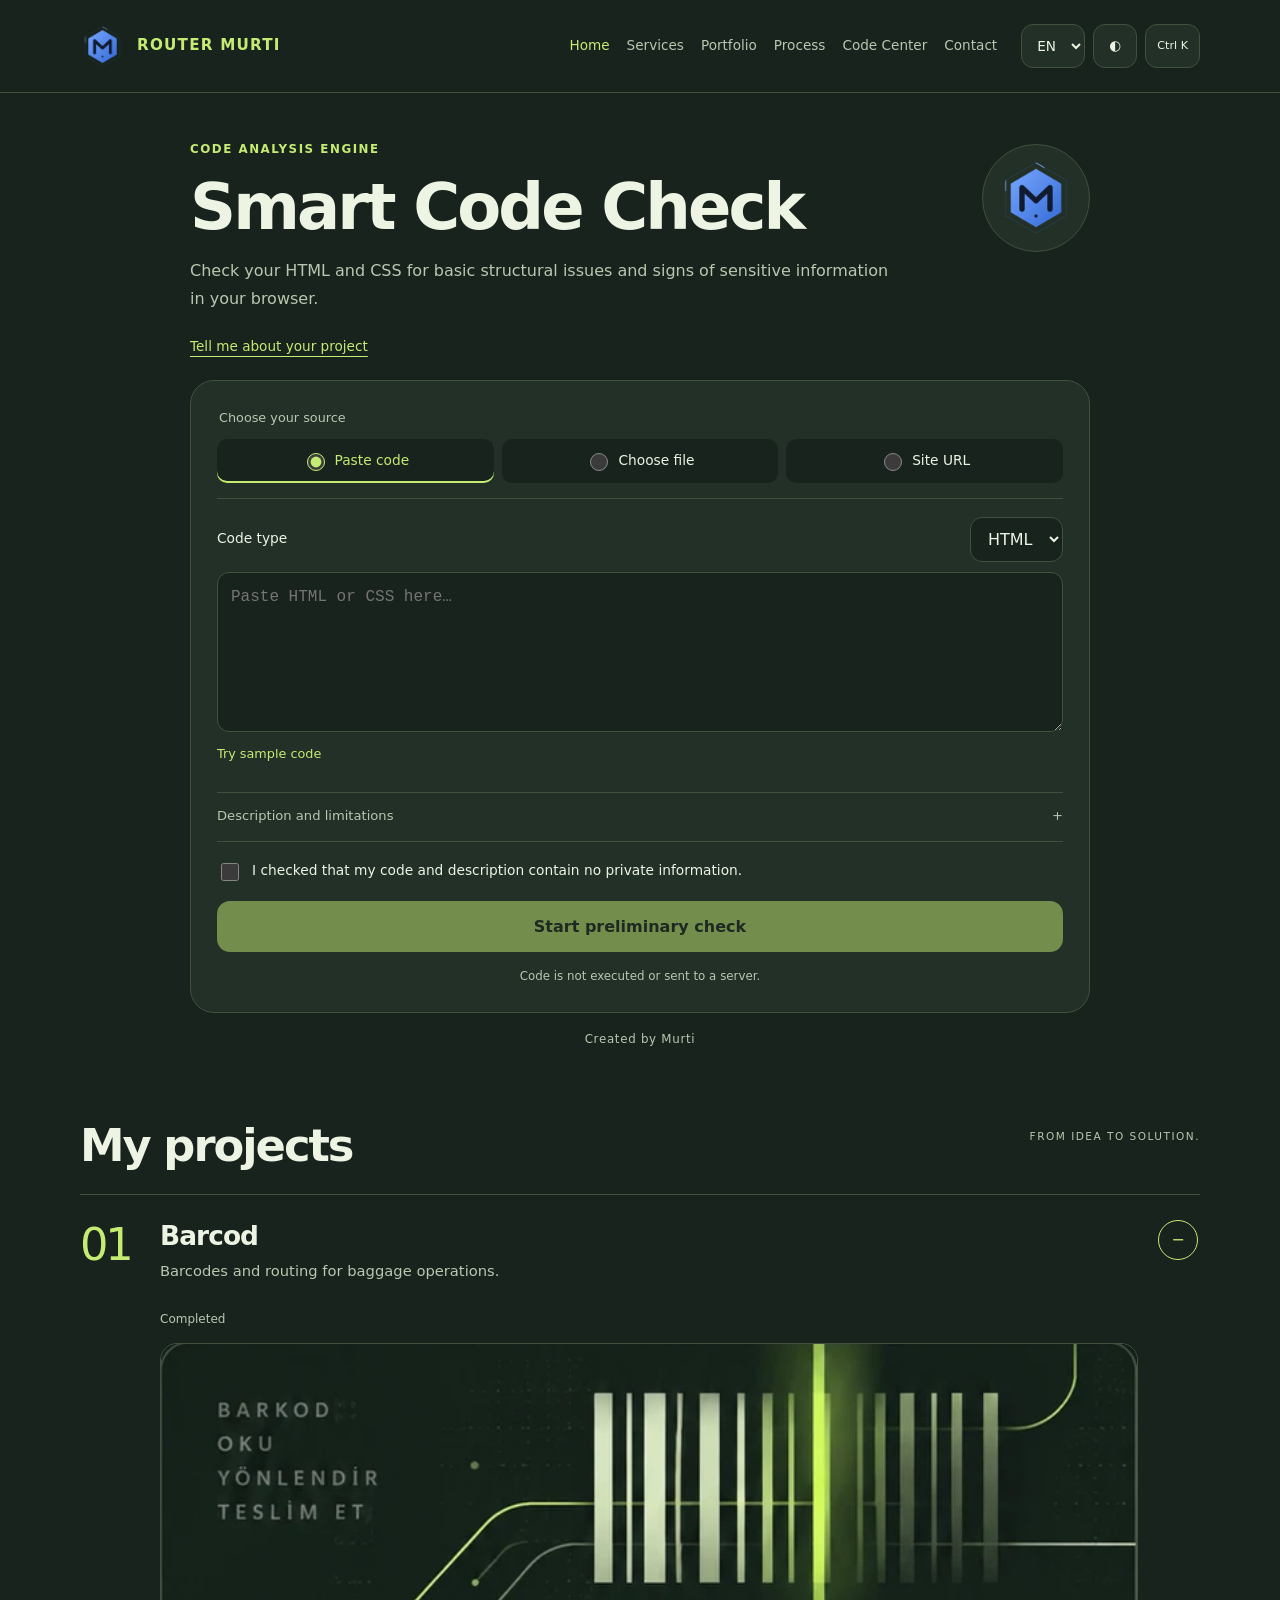
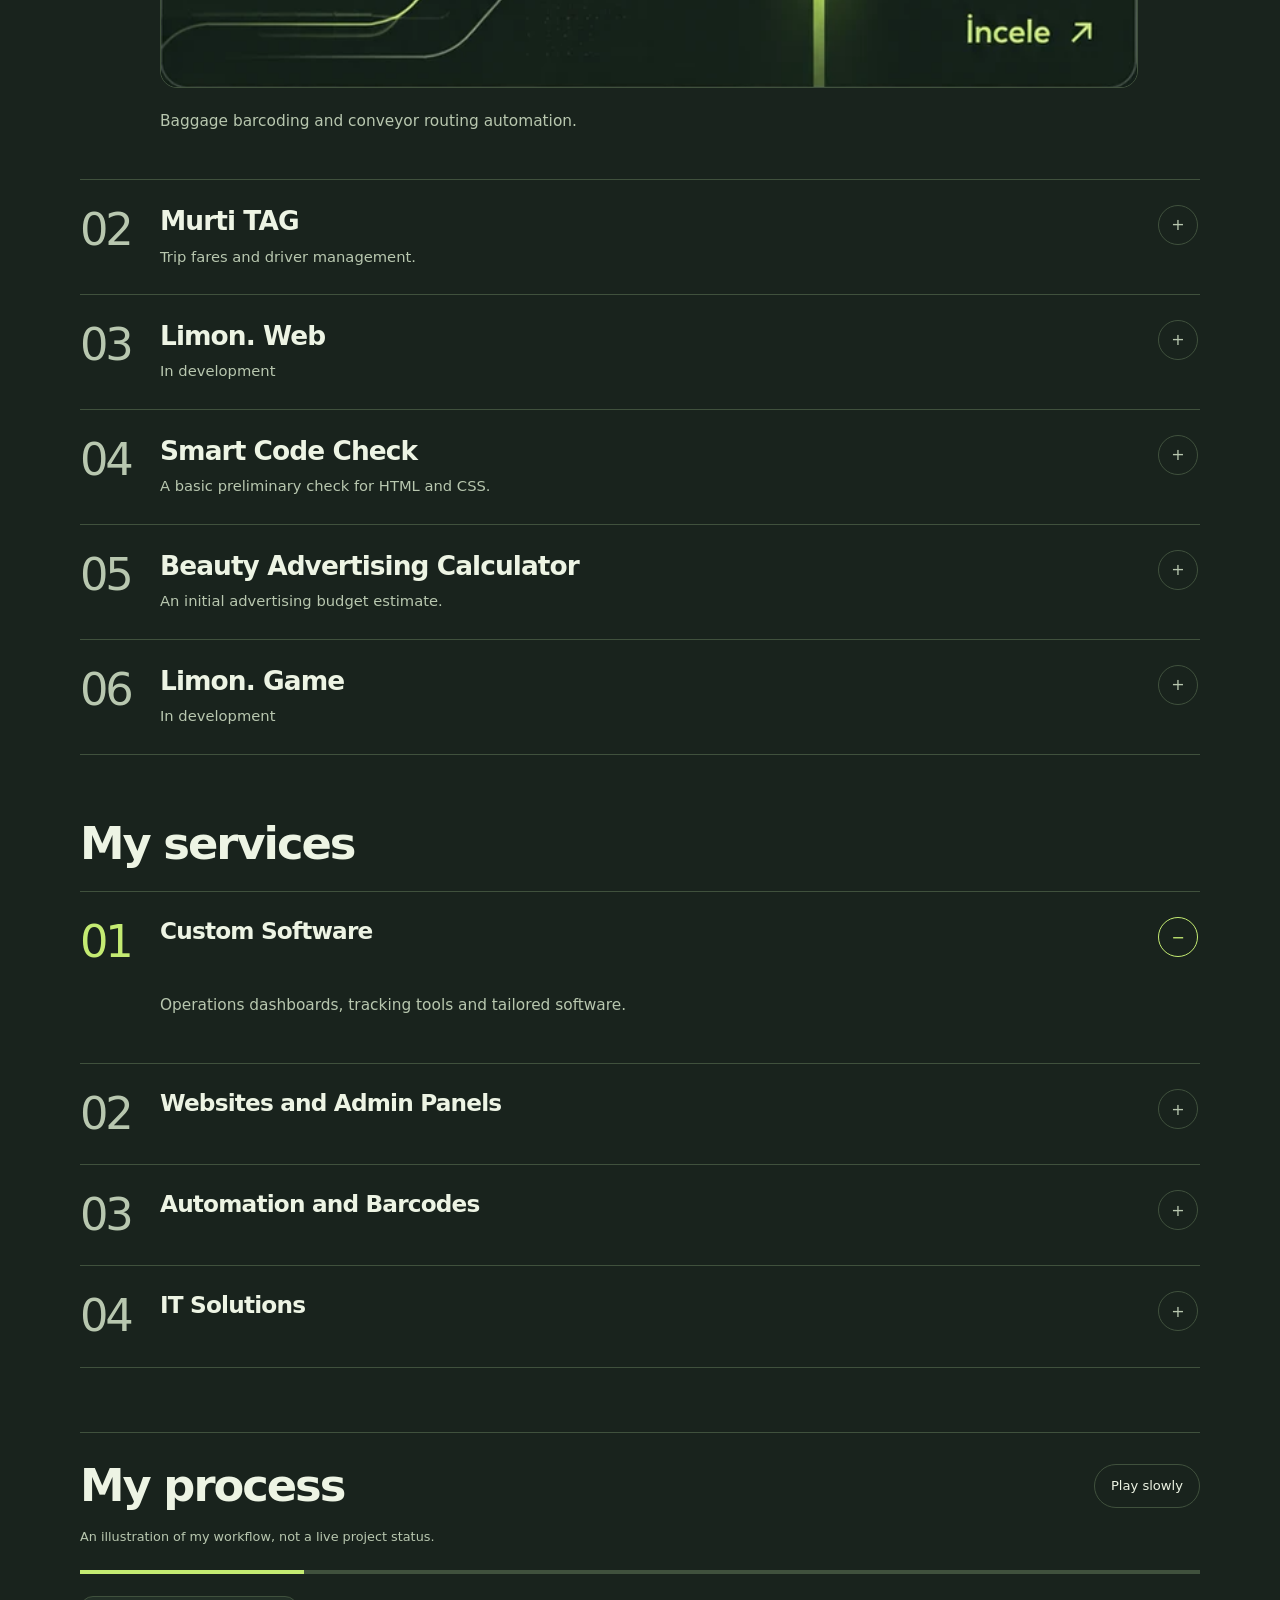
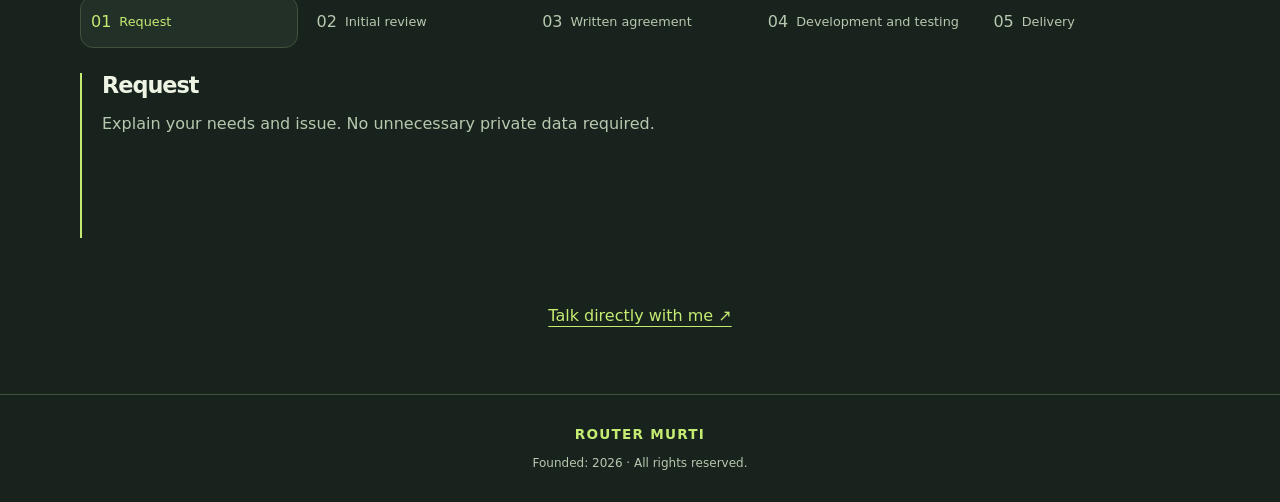
<file: index.html>
<!DOCTYPE html>
<html lang="tr"><head><meta charset="utf-8"/><meta content="width=device-width,initial-scale=1" name="viewport"/><meta content="Router Murti: bağımsız yazılım geliştirme, web uygulamaları, otomasyon ve BT desteği. İhtiyacınızı doğrudan anlatın; proje kapsamını birlikte netleştirelim." name="description"/><title>Router Murti | Ana sayfa</title><link href="assets/router-murti-logo.png" rel="icon" type="image/png"/><meta content="#19231D" name="theme-color"/><link href="assets/style.css?v=studio-interactive-20261022" rel="stylesheet"/><meta http-equiv="Content-Security-Policy" content="default-src 'self'; script-src 'self'; style-src 'self'; img-src 'self' data:; font-src 'self'; connect-src 'none'; object-src 'none'; base-uri 'none'; form-action 'self'"></head><body data-page="index.html"><header class="site-header"><div class="wrap nav"><a class="brand" href="index.html" aria-label="Router Murti"><img src="assets/router-murti-logo.png" width="45" height="49" alt=""><span class="brand-name">ROUTER MURTI</span></a><nav id="main-nav" class="main-nav" aria-label="Menü"><a href="index.html" aria-current="page"><span data-i18n="Ana Sayfa">Ana sayfa</span></a><a href="services.html"><span data-i18n="Hizmetler">Hizmetler</span></a><a href="portfolio.html"><span data-i18n="Portföy">Portföy</span></a><a href="process.html"><span data-i18n="Süreç">Süreç</span></a><a href="code-center.html"><span data-i18n="Kod Merkezi">Kod merkezi</span></a><a href="contact.html"><span data-i18n="İletişim">İletişim</span></a></nav><div class="tools"><select id="lang" data-aria="langLabel" aria-label="Dil seçimi"><option value="tr">TR</option><option value="en">EN</option><option value="de">DE</option><option value="es">ES</option></select><button type="button" class="theme-toggle" id="theme" data-aria="themeLabel" aria-label="Tema">◐</button><button type="button" class="rm-kbtn" data-command-open data-aria="commandLabel">Ctrl K</button></div><button type="button" class="menu-toggle" aria-controls="main-nav" aria-expanded="false" data-menu data-aria="menuLabel"><span data-i18n="menu">Menü</span></button></div></header><main class="wrap"><section class="engine-hero"><div class="engine-top"><div><p data-i18n="engineEyebrow" class="eyebrow">OTO ANALİZ MOTORU</p><h1>Smart Code Check</h1></div><div class="coin-wrap" role="img" data-aria="coinLabel" aria-label="Logo ve Limon jetonu"><div class="v3-coin"><div class="v3-face"><img src="assets/router-murti-logo.png" alt="Router Murti" width="80" height="80"></div><div class="v3-face back"><img src="assets/limon-face.webp" alt="Limon" width="96" height="96"></div></div></div></div><p data-i18n="engineIntro" class="engine-intro">HTML ve CSS kodunuzdaki bazı yapısal sorunları ve hassas bilgi belirtilerini tarayıcınızda inceleyin.</p><a class="hero-request" href="contact.html"><span data-i18n="requestBtn">Projenizi anlatın</span></a><section class="rm-check-panel"><form id="rmAnalysisForm"><fieldset class="rm-tabs"><legend data-i18n="sourceLegend">İncelemek istediğiniz içerik</legend><label><input type="radio" name="sourceType" value="code" checked><span data-i18n="paste">Kodu yapıştır</span></label><label><input type="radio" name="sourceType" value="file"><span data-i18n="file">Dosya seç</span></label><label><input type="radio" name="sourceType" value="url"><span data-i18n="url">Site adresi</span></label></fieldset><div id="rmCodePane"><div class="rm-code-head"><label for="rmCodeType"><span data-i18n="codeType">Kod türü</span></label><select id="rmCodeType"><option value="html">HTML</option><option value="css">CSS</option></select></div><label class="sr-only" for="rmCode"><span data-i18n="code">İncelenecek kod</span></label><textarea id="rmCode" maxlength="100000" rows="5" spellcheck="false" autocomplete="off" data-placeholder="codePlaceholder" placeholder="HTML veya CSS kodunuzu buraya yapıştırın…"></textarea><button type="button" class="sample-button" data-sample><span data-i18n="sample">Örnek kodu dene</span></button></div><div id="rmFilePane" hidden><label for="rmFile"><span data-i18n="fileLabel">HTML veya CSS dosyası · en fazla 100 KB</span></label><input type="file" id="rmFile" accept=".html,.htm,.css,text/html,text/css"><p data-i18n="fileInfo" class="muted">Dosya bu tarayıcı içinde metin olarak okunur; kod çalıştırılmaz ve sunucuya gönderilmez.</p></div><div id="rmUrlPane" hidden><label for="rmUrl"><span data-i18n="url">Site adresi</span></label><input id="rmUrl" type="url" maxlength="2048" autocomplete="url" placeholder="https://example.com"><p data-i18n="urlInfo" class="muted">URL üzerinden otomatik tarama bu sürümde etkin değildir. Siteye bağlanılmaz; yalnızca adres biçimi kontrol edilir.</p></div><details class="engine-options"><summary><span data-i18n="advanced">Açıklama ve kontrol sınırları</span><span aria-hidden="true">+</span></summary><div><label for="rmProblem"><span data-i18n="problem">Karşılaştığınız sorunu kısaca açıklayın</span></label><textarea id="rmProblem" maxlength="1000" rows="2" data-placeholder="problemPlaceholder" placeholder="Beklenen davranışı ve sorunu yazın. Özel bilgi eklemeyin."></textarea><p data-i18n="limits" class="rm-hint">Bu sınırlı kontrol, kodun hatasız veya tamamen güvenli olduğunu göstermez. Özel bilgileri paylaşmayın. Telegram taslağı yalnızca genel özeti içerir; ayrıca onay vermeden açılmaz.</p></div></details><label class="rm-consent"><input type="checkbox" id="rmSafeConsent" required><span data-i18n="safeConsent">Kodda ve açıklamamda özel bilgi bulunmadığını kontrol ettim.</span></label><button class="rm-analyze-btn" type="submit" id="rmAnalyzeBtn" disabled><span data-i18n="start">Ön kontrolü başlat</span></button><p data-i18n="localOnly" class="engine-safe">Kod çalıştırılmaz, sunucuya gönderilmez.</p></form><div id="rmAnalysisResult" class="result" hidden role="status" aria-live="polite"></div></section><p class="created-by">Created by Murti</p></section><section class="section" id="projects"><div class="section-head"><h2 data-i18n="v3.pr">Projelerim</h2><p data-i18n="projectMotto" class="section-note">FİKİRDEN ÇÖZÜME, GERÇEK PROJELER.</p></div><div class="directory project-directory" data-accordion="projects"><details id="project-1" open><summary class="entry-heading"><span class="entry-number">01</span><span><span class="entry-title">Barcod</span><span data-i18n="sub1" class="entry-subtitle">Bagaj operasyonları için barkod ve yönlendirme.</span></span><span class="entry-toggle" aria-hidden="true"><span class="entry-plus">+</span><span class="entry-minus">−</span></span></summary><div class="entry-body"><span data-i18n="v3.done" class="entry-status">Tamamlandı</span><a href="portfolio.html#project-1" data-aria="projectDetail" aria-label="Ayrıntıları göster"><img class="project-art" src="assets/barcod-flow.webp" width="731" height="258" alt="" loading="lazy"></a><p><span data-i18n="v3.p1">Barcod, bagaj süreçlerinde barkod oluşturma ve operasyonel iş akışını desteklemek amacıyla geliştirdiğim bir yazılım projesidir.</span></p></div></details><details id="project-2"><summary class="entry-heading"><span class="entry-number">02</span><span><span class="entry-title">Murti TAG</span><span data-i18n="sub2" class="entry-subtitle">Yolculuk ücreti ve sürücü yönetimi.</span></span><span class="entry-toggle" aria-hidden="true"><span class="entry-plus">+</span><span class="entry-minus">−</span></span></summary><div class="entry-body"><span data-i18n="v3.done" class="entry-status">Tamamlandı</span><p><span data-i18n="v3.p2">Murti TAG, telefonla alınan yolculukların ücretini hesaplamak ve sürücü kayıtlarını düzenlemek için geliştirdiğim bir uygulamadır. Sürücü uyarıları ve yönetim araçları aynı yapı içinde yer alır. Buradaki tanıtımda sürücülerin kişisel bilgilerine veya özel kayıt ekranlarına yer vermiyorum.</span></p><a class="entry-link" href="https://routermurti.pythonanywhere.com" target="_blank" rel="noopener noreferrer"><span data-i18n="v3.view">Projeyi aç ↗</span></a></div></details><details id="project-4"><summary class="entry-heading"><span class="entry-number">03</span><span><span class="entry-title">Limon. Web</span><span data-i18n="v3.dev" class="entry-subtitle">Geliştirme aşamasında</span></span><span class="entry-toggle" aria-hidden="true"><span class="entry-plus">+</span><span class="entry-minus">−</span></span></summary><div class="entry-body"><span data-i18n="v3.dev" class="entry-status">Geliştirme aşamasında</span><p><span data-i18n="v3.p4">Limon. Web, geliştirmeyi sürdürdüğüm web projesidir. Mevcut sayfaları bağlantı üzerinden inceleyebilirsiniz; içerik ve işlevler geliştirme sürecinde değişebilir. Projeyi henüz tamamlanmış bir ürün olarak sunmuyorum.</span></p><a class="entry-link" href="https://routermurti.github.io/limon/" target="_blank" rel="noopener noreferrer"><span data-i18n="v3.view">Projeyi aç ↗</span></a></div></details><details id="project-6"><summary class="entry-heading"><span class="entry-number">04</span><span><span class="entry-title">Smart Code Check</span><span data-i18n="sub6" class="entry-subtitle">HTML ve CSS için temel ön kontrol.</span></span><span class="entry-toggle" aria-hidden="true"><span class="entry-plus">+</span><span class="entry-minus">−</span></span></summary><div class="entry-body"><span data-i18n="v3.dev" class="entry-status">Geliştirme aşamasında</span><p><span data-i18n="v3.p6">Smart Code Check, HTML ve CSS içeriğini çalıştırmadan bazı yapısal sorunları ve hassas bilgi belirtilerini arayan bir ön kontrol aracıdır. İşlemler tarayıcı içinde yapılır; araç, kesin hata tespiti veya kapsamlı bir güvenlik denetimi sağlamaz. Geliştirmeyi sürdürdüğüm bu sürümü kod merkezinde deneyebilirsiniz.</span></p><a class="entry-link" href="code-center.html" ><span data-i18n="v3.view">Projeyi aç ↗</span></a></div></details><details id="project-3"><summary class="entry-heading"><span class="entry-number">05</span><span><span class="entry-title"><span data-i18n="beautyName">Güzellik Salonu Reklam Hesaplayıcı</span></span><span data-i18n="sub3" class="entry-subtitle">Reklam bütçesi için başlangıç tahmini.</span></span><span class="entry-toggle" aria-hidden="true"><span class="entry-plus">+</span><span class="entry-minus">−</span></span></summary><div class="entry-body"><span data-i18n="v3.done" class="entry-status">Tamamlandı</span><p><span data-i18n="v3.p3">Güzellik işletmelerinin reklam bütçesi için bir başlangıç tahmini oluşturmasına yardımcı olan bir hesaplama aracıdır. Girilen bilgilere göre üretilen tahminler, bütçe seçeneklerini karşılaştırmak amacıyla kullanılabilir. Araç; müşteri sayısı, satış veya reklam getirisi garantisi vermez.</span></p><a class="entry-link" href="https://routermurti.github.io/guzellik-reklam-hesaplayici/" target="_blank" rel="noopener noreferrer"><span data-i18n="v3.view">Projeyi aç ↗</span></a></div></details><details id="project-5"><summary class="entry-heading"><span class="entry-number">06</span><span><span class="entry-title">Limon. Game</span><span data-i18n="v3.dev" class="entry-subtitle">Geliştirme aşamasında</span></span><span class="entry-toggle" aria-hidden="true"><span class="entry-plus">+</span><span class="entry-minus">−</span></span></summary><div class="entry-body"><span data-i18n="v3.dev" class="entry-status">Geliştirme aşamasında</span><p><span data-i18n="v3.p5">Limon. Game, üzerinde çalıştığım oyun projesidir. Geliştirme aşamasında olduğu için burada oynanabilir bir sürüm veya indirme bağlantısı sunmuyorum. Paylaşılabilir bir sürüm hazır olduğunda bu alanda duyuracağım.</span></p></div></details></div></section><section class="section"><div class="section-head"><h2 data-i18n="servicesTitle">Çalışma alanım</h2></div><div class="directory service-directory" data-accordion="services"><details open><summary class="entry-heading"><span class="entry-number">01</span><span class="entry-title"><span data-i18n="v3.s1">Özel yazılım</span></span><span class="entry-toggle" aria-hidden="true"><span class="entry-plus">+</span><span class="entry-minus">−</span></span></summary><div class="entry-body"><p><span data-i18n="v3.s1b">İş takibi, kayıt yönetimi ve günlük işlemler için ihtiyaca uygun uygulamalar geliştiriyorum. Mevcut iş akışınızı birlikte değerlendiriyor; hangi verilerin tutulacağını, kimlerin hangi ekranları kullanacağını ve beklenen çıktıları belirliyorum. Uygulanacak özellikleri işe başlamadan önce yazılı olarak netleştiriyorum.</span></p></div></details><details><summary class="entry-heading"><span class="entry-number">02</span><span class="entry-title"><span data-i18n="v3.s2">Web siteleri ve yönetim panelleri</span></span><span class="entry-toggle" aria-hidden="true"><span class="entry-plus">+</span><span class="entry-minus">−</span></span></summary><div class="entry-body"><p><span data-i18n="v3.s2b">İşletmenizi veya projenizi anlatan web siteleri ve içeriklerinizi yönetmenizi sağlayan paneller üzerinde çalışıyorum. Sayfa yapısını, gezinmeyi, form alanlarını ve mobil görünümü kullanım amacına göre planlıyorum. Gerekli yönetim özelliklerini, kullanılacak altyapıyı ve teslim kapsamını ön değerlendirmede birlikte belirliyorum.</span></p></div></details><details><summary class="entry-heading"><span class="entry-number">03</span><span class="entry-title"><span data-i18n="v3.s3">Otomasyon ve barkod sistemleri</span></span><span class="entry-toggle" aria-hidden="true"><span class="entry-plus">+</span><span class="entry-minus">−</span></span></summary><div class="entry-body"><p><span data-i18n="v3.s3b">Tekrarlanan kayıt, veri işleme ve barkod işlemlerini düzenleyen çözümler geliştiriyorum. Verinin sisteme nasıl gireceğini, hangi adımlardan geçeceğini ve nasıl bir çıktı üretileceğini iş akışınıza göre değerlendiriyorum. Cihaz bağlantısı veya mevcut bir sisteme uyarlama gerekiyorsa teknik koşulları ayrıca inceliyorum.</span></p></div></details><details><summary class="entry-heading"><span class="entry-number">04</span><span class="entry-title"><span data-i18n="v3.s4">BT çözümleri ve teknik destek</span></span><span class="entry-toggle" aria-hidden="true"><span class="entry-plus">+</span><span class="entry-minus">−</span></span></summary><div class="entry-body"><p><span data-i18n="v3.s4b">Bilgisayar, yazılım ve günlük BT kullanımında karşılaşılan sorunları inceliyor; uygulanabilir çözüm seçeneklerini açıklıyorum. Uzaktan değerlendirilebilen işlemlerle yerinde müdahale gerektiren durumları ayırıyorum. Destek kapsamını, erişim ihtiyacını ve işlemlerin sınırlarını başlamadan önce sizinle netleştiriyorum.</span></p></div></details></div></section><section class="section process" data-process><div class="process-head"><h2 data-i18n="processTitle">Çalışma sürecim</h2><button class="quiet-button" type="button" data-play><span data-i18n="play">Yavaşça oynat</span></button></div><p data-i18n="processNote" class="process-note">Genel çalışma akışı örneğidir; güncel bir projenin ilerlemesini göstermez.</p><progress class="process-progress" value="1" max="5" data-aria="progress"></progress><ol class="process-steps"><li><button type="button" data-step="0" aria-pressed="true" aria-controls="process-panel-0"><span>01</span><span data-i18n="v3.st1">İhtiyacın belirlenmesi</span></button></li><li><button type="button" data-step="1" aria-pressed="false" aria-controls="process-panel-1"><span>02</span><span data-i18n="v3.st2">Teknik ön değerlendirme</span></button></li><li><button type="button" data-step="2" aria-pressed="false" aria-controls="process-panel-2"><span>03</span><span data-i18n="v3.st3">Yazılı mutabakat</span></button></li><li><button type="button" data-step="3" aria-pressed="false" aria-controls="process-panel-3"><span>04</span><span data-i18n="v3.st4">Geliştirme ve test</span></button></li><li><button type="button" data-step="4" aria-pressed="false" aria-controls="process-panel-4"><span>05</span><span data-i18n="v3.st5">Teslim ve devir</span></button></li></ol><div class="process-panel" id="process-panel-0"><h3 data-i18n="v3.st1">İhtiyacın belirlenmesi</h3><p data-i18n="v3.sd1">Önce mevcut durumu, çözmek istediğiniz sorunu ve beklediğiniz sonucu sizden dinliyorum. Kullanılacak cihazları, mevcut uygulamaları ve işin önceliklerini sizinle birlikte belirliyorum. Bu aşamada şifre veya özel müşteri kaydı paylaşmanız gerekmez; örnekler gerekiyorsa kişisel verilerden arındırılmış içerik kullanmanızı isterim.</p></div><div class="process-panel" id="process-panel-1" hidden><h3 data-i18n="v3.st2">Teknik ön değerlendirme</h3><p data-i18n="v3.sd2">Talebin teknik olarak nasıl karşılanabileceğini, mevcut sistemle uyumunu ve olası sınırlamaları inceliyorum. Ek araç, cihaz bağlantısı veya dış hizmet gerekip gerekmediğini değerlendirip seçenekleri açıklıyorum. Yapılabilirlik ve kapsam netleşmeden kesin ücret ya da teslim tarihi vermiyorum.</p></div><div class="process-panel" id="process-panel-2" hidden><h3 data-i18n="v3.st3">Yazılı mutabakat</h3><p data-i18n="v3.sd3">Yapılacak işleri, kapsam dışında kalan talepleri, ücreti ve öngörülen takvimi sizinle birlikte yazılı olarak netleştiriyorum. Revizyon sınırlarını, sizden beklenen bilgi ve erişimleri, teslim biçimini ve sorumlulukları da bu aşamada sizinle netleştiriyorum. Geliştirmeye, bu koşullar üzerinde karşılıklı olarak anlaştıktan sonra başlıyorum.</p></div><div class="process-panel" id="process-panel-3" hidden><h3 data-i18n="v3.st4">Geliştirme ve test</h3><p data-i18n="v3.sd4">Üzerinde anlaştığımız özellikleri belirlenen iş planına göre geliştiriyorum. İşin kapsamına uygun işlevsellik ve güvenlik kontrollerini yapıyor, web arayüzlerini farklı ekran boyutlarında inceliyorum. Yaptığım kontrolleri ve sınayamadığım noktaları açıkça belirtiyor; kapsam değişikliği gerekirse önce sizinle görüşüyorum.</p></div><div class="process-panel" id="process-panel-4" hidden><h3 data-i18n="v3.st5">Teslim ve devir</h3><p data-i18n="v3.sd5">Teslim öncesinde tamamlanan işleri, kullanım biçimini ve bilinen sınırlamaları sizinle birlikte gözden geçiriyorum. Anlaşmaya dâhil olan dosyaları, erişimleri ve kullanım bilgilerini kararlaştırılan biçimde devrediyorum. Teslim sonrasındaki destek veya ek geliştirme taleplerinin kapsamını ve koşullarını sizinle ayrıca netleştiriyorum.</p></div></section><div class="footer-contact"><a href="contact.html"><span data-i18n="directContact">Doğrudan benimle görüşün</span> ↗</a></div></main><footer class="site-footer"><div class="wrap"><strong>ROUTER MURTI</strong><small data-i18n="v3.since">Kuruluş: 2026 · Tüm hakları saklıdır.</small></div></footer><script defer src="assets/content.js?v=founders-20261022"></script><script defer src="assets/app.js?v=lang-20261022"></script><script defer src="assets/security-scan.js?v=security-20261022"></script><script defer src="assets/syntax-check.js?v=security-20261022"></script><script defer src="assets/code-check.js?v=security-20261022"></script></body></html>
</file>
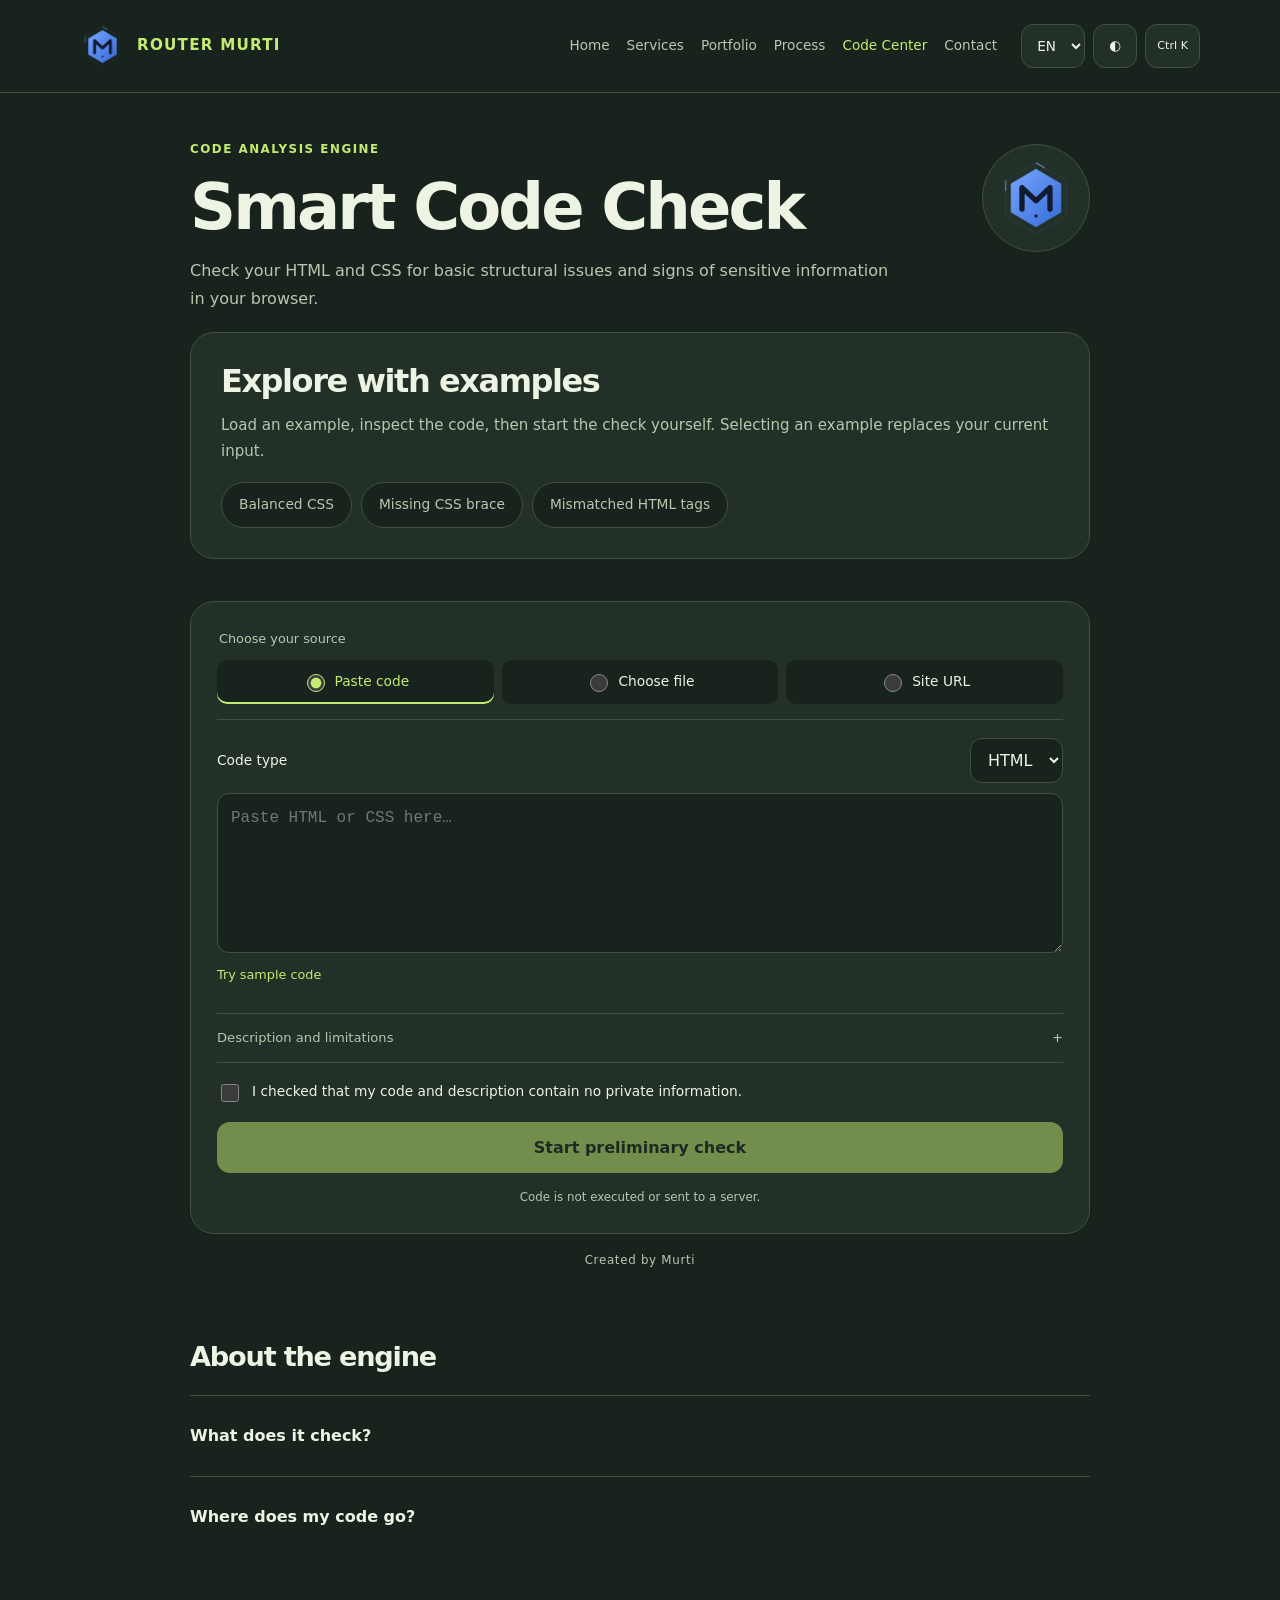
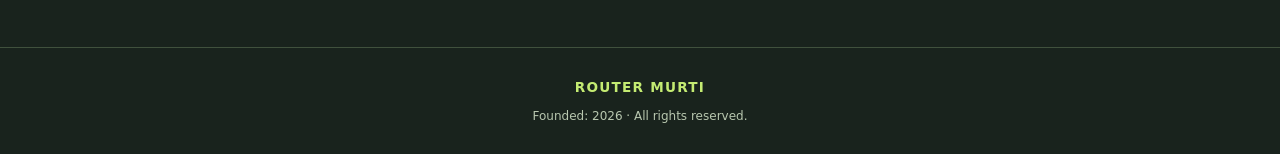
<file: code-center.html>
<!doctype html>
<html lang="tr">
<head>
  <meta charset="utf-8">
  <meta name="viewport" content="width=device-width, initial-scale=1">
  <meta name="description" content="Smart Code Check: HTML ve CSS için tarayıcı içinde sınırlı statik ön kontrol. Kod çalıştırılmaz; sonuçlar kesin hata veya güvenlik garantisi değildir.">
  <title>Router Murti | Kod merkezi</title>
  <link rel="icon" type="image/png" href="assets/router-murti-logo.png">
  <meta name="theme-color" content="#19231D">
  <meta http-equiv="Content-Security-Policy" content="default-src 'self'; script-src 'self'; style-src 'self'; img-src 'self' data:; font-src 'self'; connect-src 'none'; object-src 'none'; base-uri 'none'; form-action 'self'">
  <link rel="stylesheet" href="assets/style.css?v=studio-interactive-20261022">
</head><body data-page="code-center.html"><header class="site-header"><div class="wrap nav"><a class="brand" href="index.html" aria-label="Router Murti"><img src="assets/router-murti-logo.png" width="45" height="49" alt=""><span class="brand-name">ROUTER MURTI</span></a><nav id="main-nav" class="main-nav" aria-label="Menü"><a href="index.html"><span data-i18n="Ana Sayfa">Ana sayfa</span></a><a href="services.html"><span data-i18n="Hizmetler">Hizmetler</span></a><a href="portfolio.html"><span data-i18n="Portföy">Portföy</span></a><a href="process.html"><span data-i18n="Süreç">Süreç</span></a><a href="code-center.html" aria-current="page"><span data-i18n="Kod Merkezi">Kod merkezi</span></a><a href="contact.html"><span data-i18n="İletişim">İletişim</span></a></nav><div class="tools"><select id="lang" data-aria="langLabel" aria-label="Dil seçimi"><option value="tr">TR</option><option value="en">EN</option><option value="de">DE</option><option value="es">ES</option></select><button type="button" class="theme-toggle" id="theme" data-aria="themeLabel" aria-label="Tema">◐</button><button type="button" class="rm-kbtn" data-command-open data-aria="commandLabel">Ctrl K</button></div><button type="button" class="menu-toggle" aria-controls="main-nav" aria-expanded="false" data-menu data-aria="menuLabel"><span data-i18n="menu">Menü</span></button></div></header><main class="wrap"><section class="engine-hero"><div class="engine-top"><div><p data-i18n="engineEyebrow" class="eyebrow">OTO ANALİZ MOTORU</p><h1>Smart Code Check</h1></div><div class="coin-wrap" role="img" data-aria="coinLabel" aria-label="Logo ve Limon jetonu"><div class="v3-coin"><div class="v3-face"><img src="assets/router-murti-logo.png" alt="Router Murti" width="80" height="80"></div><div class="v3-face back"><img src="assets/limon-face.webp" alt="Limon" width="96" height="96"></div></div></div></div><p data-i18n="engineIntro" class="engine-intro">HTML ve CSS kodunuzdaki bazı yapısal sorunları ve hassas bilgi belirtilerini tarayıcınızda inceleyin.</p><section class="studio-panel example-lab"><h2 data-i18n="x.labTitle">Örneklerle keşfedin</h2><p data-i18n="x.labNote" class="muted">Bir örnek yükleyin, kodu inceleyin ve kendi isteğinizle analizi başlatın. Örnek seçmek mevcut girişinizi değiştirir.</p><div class="studio-chips"><button type="button" class="studio-chip" data-lab="valid"><span data-i18n="x.sampleValid">Dengeli CSS</span></button><button type="button" class="studio-chip" data-lab="broken"><span data-i18n="x.sampleBroken">Eksik CSS parantezi</span></button><button type="button" class="studio-chip" data-lab="html"><span data-i18n="x.sampleHTML">HTML etiket uyumsuzluğu</span></button></div></section><section class="rm-check-panel"><form id="rmAnalysisForm"><fieldset class="rm-tabs"><legend data-i18n="sourceLegend">İncelemek istediğiniz içerik</legend><label><input type="radio" name="sourceType" value="code" checked><span data-i18n="paste">Kodu yapıştır</span></label><label><input type="radio" name="sourceType" value="file"><span data-i18n="file">Dosya seç</span></label><label><input type="radio" name="sourceType" value="url"><span data-i18n="url">Site adresi</span></label></fieldset><div id="rmCodePane"><div class="rm-code-head"><label for="rmCodeType"><span data-i18n="codeType">Kod türü</span></label><select id="rmCodeType"><option value="html">HTML</option><option value="css">CSS</option></select></div><label class="sr-only" for="rmCode"><span data-i18n="code">İncelenecek kod</span></label><textarea id="rmCode" maxlength="100000" rows="5" spellcheck="false" autocomplete="off" data-placeholder="codePlaceholder" placeholder="HTML veya CSS kodunuzu buraya yapıştırın…"></textarea><button type="button" class="sample-button" data-sample><span data-i18n="sample">Örnek kodu dene</span></button></div><div id="rmFilePane" hidden><label for="rmFile"><span data-i18n="fileLabel">HTML veya CSS dosyası · en fazla 100 KB</span></label><input type="file" id="rmFile" accept=".html,.htm,.css,text/html,text/css"><p data-i18n="fileInfo" class="muted">Dosya bu tarayıcı içinde metin olarak okunur; kod çalıştırılmaz ve sunucuya gönderilmez.</p></div><div id="rmUrlPane" hidden><label for="rmUrl"><span data-i18n="url">Site adresi</span></label><input id="rmUrl" type="url" maxlength="2048" autocomplete="url" placeholder="https://example.com"><p data-i18n="urlInfo" class="muted">URL üzerinden otomatik tarama bu sürümde etkin değildir. Siteye bağlanılmaz; yalnızca adres biçimi kontrol edilir.</p></div><details class="engine-options"><summary><span data-i18n="advanced">Açıklama ve kontrol sınırları</span><span aria-hidden="true">+</span></summary><div><label for="rmProblem"><span data-i18n="problem">Karşılaştığınız sorunu kısaca açıklayın</span></label><textarea id="rmProblem" maxlength="1000" rows="2" data-placeholder="problemPlaceholder" placeholder="Beklenen davranışı ve sorunu yazın. Özel bilgi eklemeyin."></textarea><p data-i18n="limits" class="rm-hint">Bu sınırlı kontrol, kodun hatasız veya tamamen güvenli olduğunu göstermez. Özel bilgileri paylaşmayın. Telegram taslağı yalnızca genel özeti içerir; ayrıca onay vermeden açılmaz.</p></div></details><label class="rm-consent"><input type="checkbox" id="rmSafeConsent" required><span data-i18n="safeConsent">Kodda ve açıklamamda özel bilgi bulunmadığını kontrol ettim.</span></label><button class="rm-analyze-btn" type="submit" id="rmAnalyzeBtn" disabled><span data-i18n="start">Ön kontrolü başlat</span></button><p data-i18n="localOnly" class="engine-safe">Kod çalıştırılmaz, sunucuya gönderilmez.</p></form><div id="rmAnalysisResult" class="result" hidden role="status" aria-live="polite"></div></section><p class="created-by">Created by Murti</p></section><section class="section engine-faq"><h2 data-i18n="x.faqTitle">Motoru tanıyın</h2><details><summary><span data-i18n="x.faq1">Neyi kontrol eder?</span></summary><p data-i18n="x.faq1Body">HTML etiketleri ve CSS parantezleri gibi temel sözdizimi işaretlerini inceler. Sonuçlar olası sorunlara işaret eder; tam doğrulama veya güvenlik garantisi değildir.</p></details><details><summary><span data-i18n="x.faq2">Kodum nereye gider?</span></summary><p data-i18n="x.faq2Body">Kontrol bu tarayıcıda yapılır; kod site sunucusuna gönderilmez. Telegram özeti ayrı onay ister. URL taraması desteklenmez.</p></details></section></main><footer class="site-footer"><div class="wrap"><strong>ROUTER MURTI</strong><small data-i18n="v3.since">Kuruluş: 2026 · Tüm hakları saklıdır.</small></div></footer><script defer src="assets/content.js?v=telegram-20261022"></script><script defer src="assets/app.js?v=studio-20261022"></script><script defer src="assets/security-scan.js?v=security-20261022"></script><script defer src="assets/syntax-check.js?v=security-20261022"></script><script defer src="assets/code-check.js?v=security-20261022"></script><script defer src="assets/interactions.js?v=studio-interactive-20261022"></script></body></html>
</file>
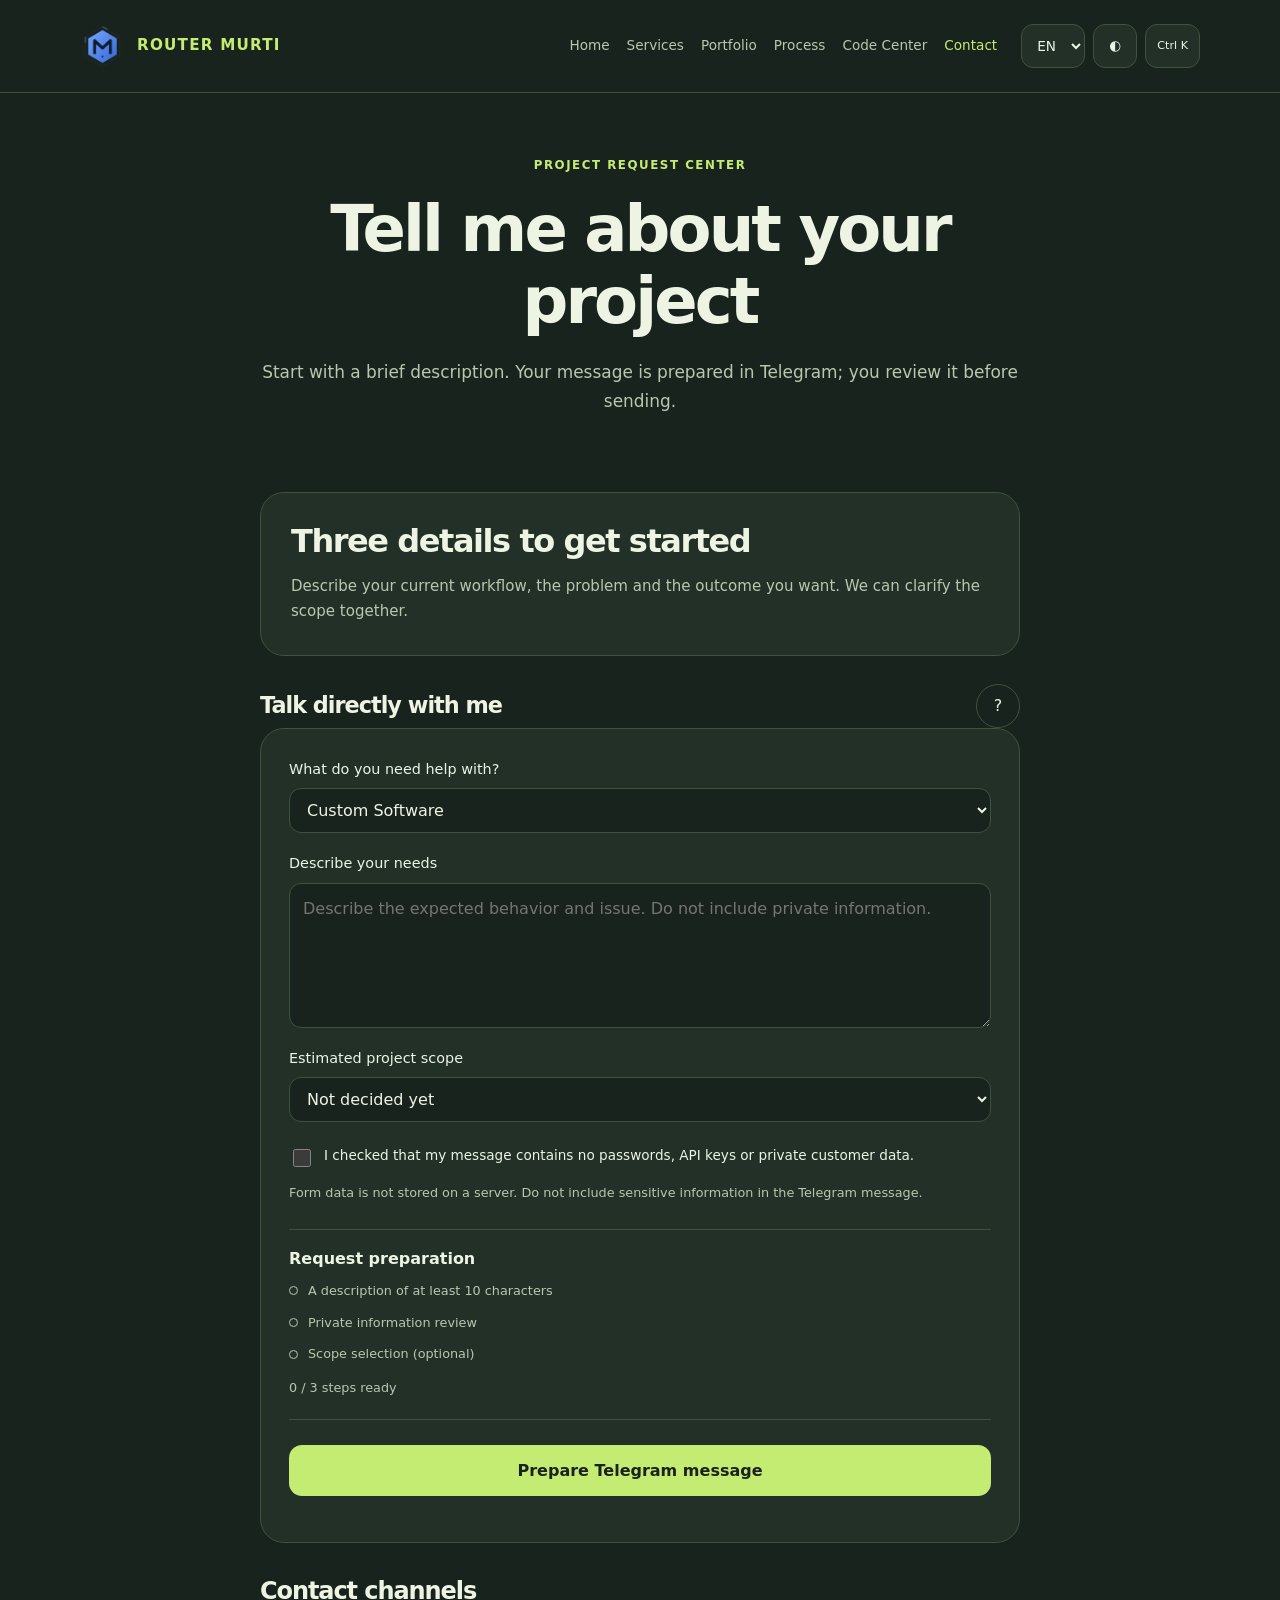
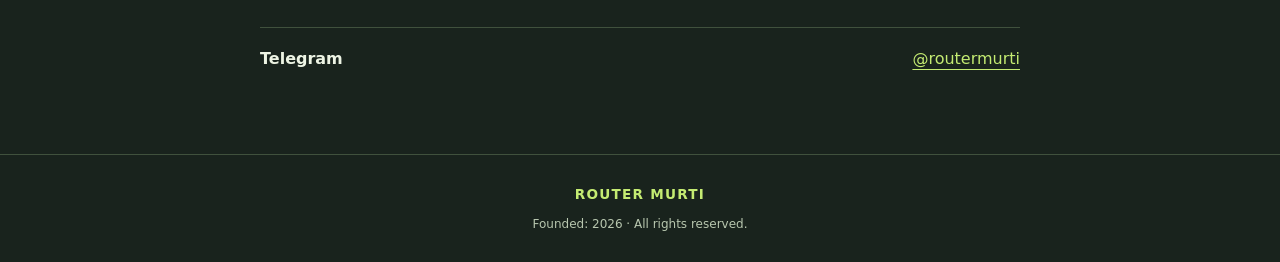
<file: contact.html>
<!DOCTYPE html>

<html lang="tr"><head><meta charset="utf-8"/><meta content="width=device-width,initial-scale=1" name="viewport"/><meta content="Yazılım, web, otomasyon veya BT desteği talebinizi doğrudan Router Murti ile paylaşın. Projenizi anlatın ve Telegram mesaj taslağını göndermeden önce inceleyin." name="description"/><title>Router Murti | İletişim</title><link href="assets/router-murti-logo.png" rel="icon" type="image/png"/><meta content="#19231D" name="theme-color"/><link href="assets/style.css?v=studio-interactive-20261022" rel="stylesheet"/><meta http-equiv="Content-Security-Policy" content="default-src 'self'; script-src 'self'; style-src 'self'; img-src 'self' data:; font-src 'self'; connect-src 'none'; object-src 'none'; base-uri 'none'; form-action 'self'"></head><body data-page="contact.html"><header class="site-header"><div class="wrap nav"><a class="brand" href="index.html" aria-label="Router Murti"><img src="assets/router-murti-logo.png" width="45" height="49" alt=""><span class="brand-name">ROUTER MURTI</span></a><nav id="main-nav" class="main-nav" aria-label="Menü"><a href="index.html"><span data-i18n="Ana Sayfa">Ana sayfa</span></a><a href="services.html"><span data-i18n="Hizmetler">Hizmetler</span></a><a href="portfolio.html"><span data-i18n="Portföy">Portföy</span></a><a href="process.html"><span data-i18n="Süreç">Süreç</span></a><a href="code-center.html"><span data-i18n="Kod Merkezi">Kod merkezi</span></a><a href="contact.html" aria-current="page"><span data-i18n="İletişim">İletişim</span></a></nav><div class="tools"><select id="lang" data-aria="langLabel" aria-label="Dil seçimi"><option value="tr">TR</option><option value="en">EN</option><option value="de">DE</option><option value="es">ES</option></select><button type="button" class="theme-toggle" id="theme" data-aria="themeLabel" aria-label="Tema">◐</button><button type="button" class="rm-kbtn" data-command-open data-aria="commandLabel">Ctrl K</button></div><button type="button" class="menu-toggle" aria-controls="main-nav" aria-expanded="false" data-menu data-aria="menuLabel"><span data-i18n="menu">Menü</span></button></div></header><main class="wrap contact-main"><section class="hero"><p class="eyebrow" data-i18n="contactEyebrow">PROJE TALEP MERKEZİ</p><h1 data-i18n="contactHero">Projenizi bana anlatın</h1><p class="muted lead" data-i18n="contactDesc">İhtiyacınızı, mevcut sorunu ve ulaşmak istediğiniz sonucu kısaca yazın. Seçtiğiniz hizmet, proje kapsamı ve açıklamanız, düğmeye bastığınızda Telegram için bir mesaj taslağına dönüştürülür. Mesajı Telegram üzerinden siz gönderene kadar talebiniz bana ulaşmaz.</p></section><section class="studio-panel brief-guide"><h2 data-i18n="x.briefGuide">İyi bir başlangıç için üç bilgi</h2><p data-i18n="x.briefGuideNote" class="muted">Mevcut işleyişi, yaşadığınız sorunu ve beklediğiniz sonucu açıklayın. Kapsamdan emin değilseniz birlikte netleştirebiliriz.</p></section><div class="contact-heading"><h2 data-i18n="directContact">Doğrudan benimle görüşün</h2><button type="button" class="contact-help" data-help aria-expanded="false" aria-controls="contact-info" data-aria="contactInfoTitle">?</button></div><div class="contact-info" id="contact-info" hidden><p data-i18n="contactInfo">Ne yapmak istediğinizi, şu anda nasıl yaptığınızı ve beklediğiniz sonucu anlatmanız yeterli. İlk görüşmede şifre veya özel müşteri kaydı paylaşmayın.</p></div><form class="project-form" id="project-request"><label data-i18n="categoryLabel" for="request-category">Hangi konuda destek almak istiyorsunuz?</label><select id="request-category" required=""><option data-i18n="svc1" value="software">Özel yazılım</option><option data-i18n="svc2" value="web">Web siteleri ve yönetim panelleri</option><option data-i18n="svc3" value="automation">Otomasyon ve barkod sistemleri</option><option data-i18n="svc4" value="it">BT çözümleri ve teknik destek</option><option data-i18n="other" value="other">Diğer</option></select><label data-i18n="detailLabel" for="request-detail">İhtiyacınızı ve beklediğiniz sonucu anlatın</label><textarea id="request-detail" maxlength="3000" minlength="10" data-placeholder="problemPlaceholder" placeholder="Beklenen davranışı ve sorunu yazın. Özel bilgi eklemeyin." required=""></textarea><label data-i18n="scopeLabel" for="request-scope">Öngördüğünüz proje kapsamı</label><select id="request-scope"><option data-i18n="scopeUndecided" value="undecided">Henüz belirlemedim</option><option data-i18n="scopeSmall" value="small">Dar kapsamlı bir düzenleme</option><option data-i18n="scopeMedium" value="medium">Orta kapsamlı bir proje</option><option data-i18n="scopeLarge" value="large">Geniş kapsamlı bir proje</option></select><label class="checkline"><input id="request-consent" required="" type="checkbox"/><span data-i18n="consentLabel">Açıklamamda şifre, API anahtarı, erişim belirteci veya özel müşteri bilgisi bulunmadığını kontrol ettim.</span></label><p class="muted" data-i18n="privacyNote">Bu formun içeriği site sunucusuna kaydedilmez. Telegram bağlantısını açtığınızda mesaj taslağındaki bilgiler Telegram ile paylaşılır. Bağlantıyı açmadan ve mesajı göndermeden önce içeriği kontrol edin; yalnızca gerekli bilgileri paylaşın.</p><section class="brief-meter" aria-labelledby="brief-title"><h3 data-i18n="x.briefReady" id="brief-title">Talep hazırlığı</h3><ul><li data-brief-item="0"><span class="brief-indicator" aria-hidden="true"></span><span data-i18n="x.briefDetail">En az 10 karakterlik açıklama</span></li><li data-brief-item="1"><span class="brief-indicator" aria-hidden="true"></span><span data-i18n="x.briefConsent">Özel bilgi kontrolü</span></li><li data-brief-item="2"><span class="brief-indicator" aria-hidden="true"></span><span data-i18n="x.briefScope">Kapsam seçimi (isteğe bağlı)</span></li></ul><p data-brief-count role="status" aria-live="polite"></p></section><button class="primary" data-i18n="telegramBtn" type="submit">Telegram mesajını hazırla</button><p aria-live="polite" class="muted" id="request-error" role="status"></p></form><section class="contact-channels"><h2 data-i18n="v3.contact">İletişim kanallarım</h2><div class="contact-channel"><strong>Telegram</strong><a href="https://t.me/routermurti" target="_blank" rel="noopener noreferrer">@routermurti</a></div></section></main><footer class="site-footer"><div class="wrap"><strong>ROUTER MURTI</strong><small data-i18n="v3.since">Kuruluş: 2026 · Tüm hakları saklıdır.</small></div></footer><script defer src="assets/content.js?v=telegram-20261022"></script><script defer src="assets/app.js?v=studio-20261022"></script><script defer src="assets/security-scan.js?v=security-20261022"></script><script defer src="assets/contact.js?v=telegram-20261022"></script><script defer src="assets/interactions.js?v=studio-interactive-20261022"></script></body></html>
</file>
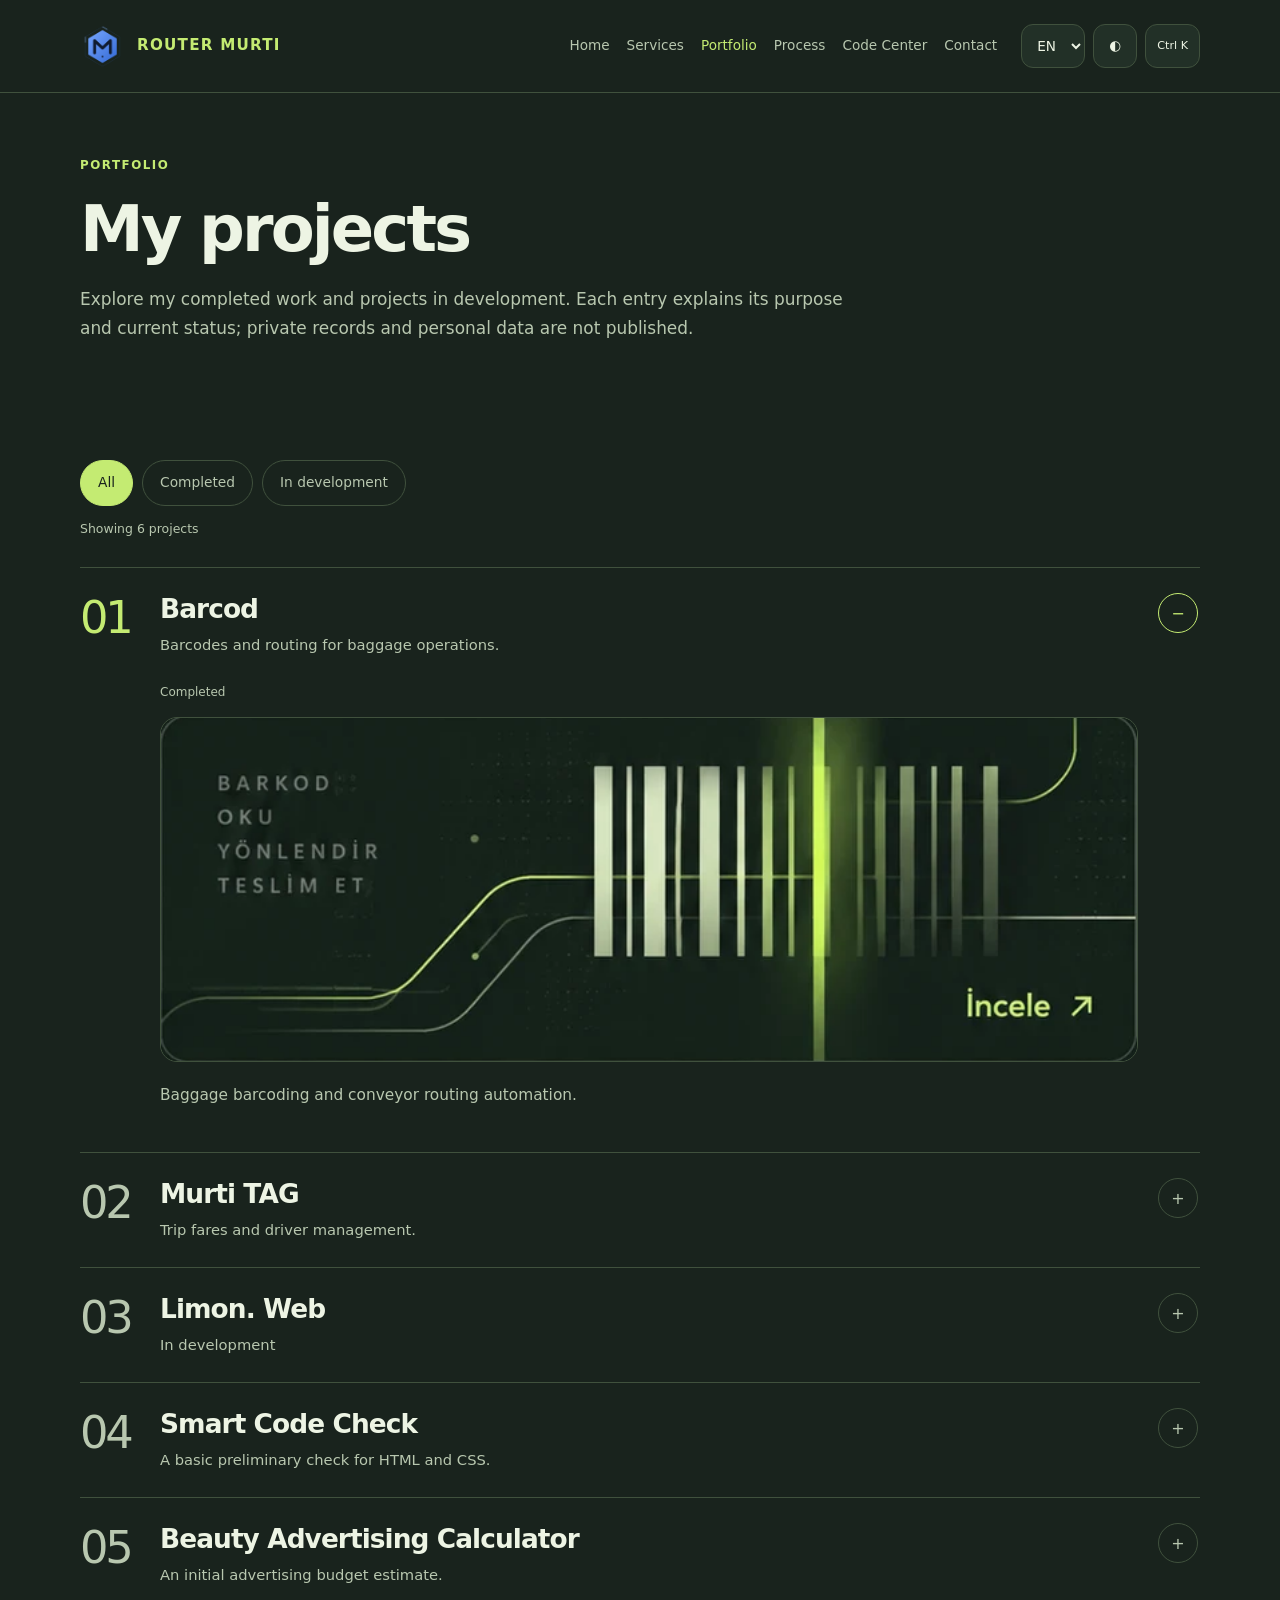
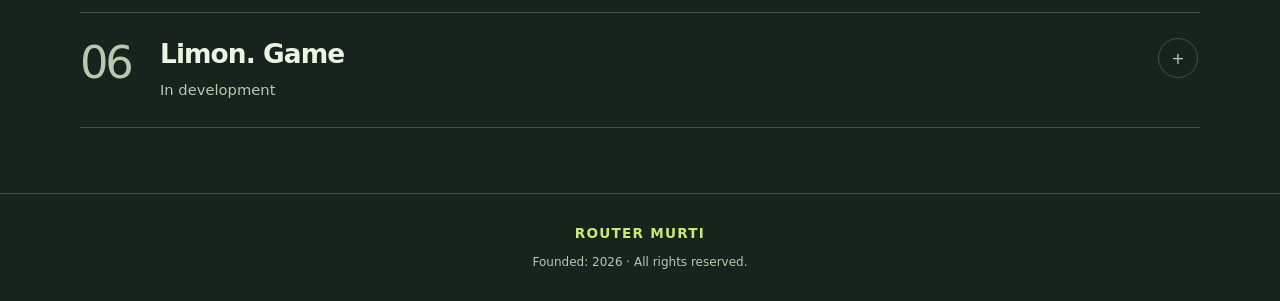
<file: portfolio.html>
<!DOCTYPE html>
<html lang="tr"><head><meta charset="utf-8"/><meta content="width=device-width,initial-scale=1" name="viewport"/><meta content="Tamamladığım ve geliştirmeyi sürdürdüğüm yazılım projelerini inceleyin. Her projenin amacı, mevcut durumu ve paylaşılabilen kapsamı burada." name="description"/><title>Router Murti | Portföy</title><link href="assets/router-murti-logo.png" rel="icon" type="image/png"/><meta content="#19231D" name="theme-color"/><link href="assets/style.css?v=studio-interactive-20261022" rel="stylesheet"/><meta http-equiv="Content-Security-Policy" content="default-src 'self'; script-src 'self'; style-src 'self'; img-src 'self' data:; font-src 'self'; connect-src 'none'; object-src 'none'; base-uri 'none'; form-action 'self'"></head><body data-page="portfolio.html"><header class="site-header"><div class="wrap nav"><a class="brand" href="index.html" aria-label="Router Murti"><img src="assets/router-murti-logo.png" width="45" height="49" alt=""><span class="brand-name">ROUTER MURTI</span></a><nav id="main-nav" class="main-nav" aria-label="Menü"><a href="index.html"><span data-i18n="Ana Sayfa">Ana sayfa</span></a><a href="services.html"><span data-i18n="Hizmetler">Hizmetler</span></a><a href="portfolio.html" aria-current="page"><span data-i18n="Portföy">Portföy</span></a><a href="process.html"><span data-i18n="Süreç">Süreç</span></a><a href="code-center.html"><span data-i18n="Kod Merkezi">Kod merkezi</span></a><a href="contact.html"><span data-i18n="İletişim">İletişim</span></a></nav><div class="tools"><select id="lang" data-aria="langLabel" aria-label="Dil seçimi"><option value="tr">TR</option><option value="en">EN</option><option value="de">DE</option><option value="es">ES</option></select><button type="button" class="theme-toggle" id="theme" data-aria="themeLabel" aria-label="Tema">◐</button><button type="button" class="rm-kbtn" data-command-open data-aria="commandLabel">Ctrl K</button></div><button type="button" class="menu-toggle" aria-controls="main-nav" aria-expanded="false" data-menu data-aria="menuLabel"><span data-i18n="menu">Menü</span></button></div></header><main class="wrap"><section class="hero"><p class="eyebrow" data-i18n="Portföy">Portföy</p><h1><span data-i18n="v3.pr">Projelerim</span></h1><p class="muted lead" data-i18n="portfolioDesc">Burada tamamladığım çalışmaları ve geliştirmeyi sürdürdüğüm projeleri bulabilirsiniz. Her kartta projenin amacını ve mevcut durumunu açıklıyorum. Kurumların operasyon verilerini, kişisel bilgileri ve özel müşteri kayıtlarını paylaşmıyorum.</p></section><section class="section"><div class="project-tools"><div class="studio-chips" role="group" data-aria="x.filterLabel" aria-label="Projeleri filtrele"><button type="button" class="studio-chip" data-project-filter="all" aria-pressed="true" aria-controls="project-list"><span data-i18n="x.allProjects">Tümü</span></button><button type="button" class="studio-chip" data-project-filter="complete" aria-pressed="false" aria-controls="project-list"><span data-i18n="x.completeProjects">Tamamlanan</span></button><button type="button" class="studio-chip" data-project-filter="dev" aria-pressed="false" aria-controls="project-list"><span data-i18n="x.devProjects">Geliştirme aşamasında</span></button></div><p class="filter-count" role="status" aria-live="polite" data-filter-count>6 proje gösteriliyor</p></div><div id="project-list" class="directory project-directory" data-accordion="projects"><details id="project-1" data-status="complete" open><summary class="entry-heading"><span class="entry-number">01</span><span><span class="entry-title">Barcod</span><span data-i18n="sub1" class="entry-subtitle">Bagaj operasyonları için barkod ve yönlendirme.</span></span><span class="entry-toggle" aria-hidden="true"><span class="entry-plus">+</span><span class="entry-minus">−</span></span></summary><div class="entry-body"><span data-i18n="v3.done" class="entry-status">Tamamlandı</span><a href="portfolio.html#project-1" data-aria="projectDetail" aria-label="Ayrıntıları göster"><img class="project-art" src="assets/barcod-flow.webp" width="731" height="258" alt="" loading="lazy"></a><p><span data-i18n="v3.p1">Barcod, bagaj süreçlerinde barkod oluşturma ve operasyonel iş akışını desteklemek amacıyla geliştirdiğim bir yazılım projesidir.</span></p></div></details><details id="project-2" data-status="complete"><summary class="entry-heading"><span class="entry-number">02</span><span><span class="entry-title">Murti TAG</span><span data-i18n="sub2" class="entry-subtitle">Yolculuk ücreti ve sürücü yönetimi.</span></span><span class="entry-toggle" aria-hidden="true"><span class="entry-plus">+</span><span class="entry-minus">−</span></span></summary><div class="entry-body"><span data-i18n="v3.done" class="entry-status">Tamamlandı</span><p><span data-i18n="v3.p2">Murti TAG, telefonla alınan yolculukların ücretini hesaplamak ve sürücü kayıtlarını düzenlemek için geliştirdiğim bir uygulamadır. Sürücü uyarıları ve yönetim araçları aynı yapı içinde yer alır. Buradaki tanıtımda sürücülerin kişisel bilgilerine veya özel kayıt ekranlarına yer vermiyorum.</span></p><a class="entry-link" href="https://routermurti.pythonanywhere.com" target="_blank" rel="noopener noreferrer"><span data-i18n="v3.view">Projeyi aç ↗</span></a></div></details><details id="project-4" data-status="dev"><summary class="entry-heading"><span class="entry-number">03</span><span><span class="entry-title">Limon. Web</span><span data-i18n="v3.dev" class="entry-subtitle">Geliştirme aşamasında</span></span><span class="entry-toggle" aria-hidden="true"><span class="entry-plus">+</span><span class="entry-minus">−</span></span></summary><div class="entry-body"><span data-i18n="v3.dev" class="entry-status">Geliştirme aşamasında</span><p><span data-i18n="v3.p4">Limon. Web, geliştirmeyi sürdürdüğüm web projesidir. Mevcut sayfaları bağlantı üzerinden inceleyebilirsiniz; içerik ve işlevler geliştirme sürecinde değişebilir. Projeyi henüz tamamlanmış bir ürün olarak sunmuyorum.</span></p><a class="entry-link" href="https://routermurti.github.io/limon/" target="_blank" rel="noopener noreferrer"><span data-i18n="v3.view">Projeyi aç ↗</span></a></div></details><details id="project-6" data-status="dev"><summary class="entry-heading"><span class="entry-number">04</span><span><span class="entry-title">Smart Code Check</span><span data-i18n="sub6" class="entry-subtitle">HTML ve CSS için temel ön kontrol.</span></span><span class="entry-toggle" aria-hidden="true"><span class="entry-plus">+</span><span class="entry-minus">−</span></span></summary><div class="entry-body"><span data-i18n="v3.dev" class="entry-status">Geliştirme aşamasında</span><p><span data-i18n="v3.p6">Smart Code Check, HTML ve CSS içeriğini çalıştırmadan bazı yapısal sorunları ve hassas bilgi belirtilerini arayan bir ön kontrol aracıdır. İşlemler tarayıcı içinde yapılır; araç, kesin hata tespiti veya kapsamlı bir güvenlik denetimi sağlamaz. Geliştirmeyi sürdürdüğüm bu sürümü kod merkezinde deneyebilirsiniz.</span></p><a class="entry-link" href="code-center.html" ><span data-i18n="v3.view">Projeyi aç ↗</span></a></div></details><details id="project-3" data-status="complete"><summary class="entry-heading"><span class="entry-number">05</span><span><span class="entry-title"><span data-i18n="beautyName">Güzellik Salonu Reklam Hesaplayıcı</span></span><span data-i18n="sub3" class="entry-subtitle">Reklam bütçesi için başlangıç tahmini.</span></span><span class="entry-toggle" aria-hidden="true"><span class="entry-plus">+</span><span class="entry-minus">−</span></span></summary><div class="entry-body"><span data-i18n="v3.done" class="entry-status">Tamamlandı</span><p><span data-i18n="v3.p3">Güzellik işletmelerinin reklam bütçesi için bir başlangıç tahmini oluşturmasına yardımcı olan bir hesaplama aracıdır. Girilen bilgilere göre üretilen tahminler, bütçe seçeneklerini karşılaştırmak amacıyla kullanılabilir. Araç; müşteri sayısı, satış veya reklam getirisi garantisi vermez.</span></p><a class="entry-link" href="https://routermurti.github.io/guzellik-reklam-hesaplayici/" target="_blank" rel="noopener noreferrer"><span data-i18n="v3.view">Projeyi aç ↗</span></a></div></details><details id="project-5" data-status="dev"><summary class="entry-heading"><span class="entry-number">06</span><span><span class="entry-title">Limon. Game</span><span data-i18n="v3.dev" class="entry-subtitle">Geliştirme aşamasında</span></span><span class="entry-toggle" aria-hidden="true"><span class="entry-plus">+</span><span class="entry-minus">−</span></span></summary><div class="entry-body"><span data-i18n="v3.dev" class="entry-status">Geliştirme aşamasında</span><p><span data-i18n="v3.p5">Limon. Game, üzerinde çalıştığım oyun projesidir. Geliştirme aşamasında olduğu için burada oynanabilir bir sürüm veya indirme bağlantısı sunmuyorum. Paylaşılabilir bir sürüm hazır olduğunda bu alanda duyuracağım.</span></p></div></details></div></section></main><footer class="site-footer"><div class="wrap"><strong>ROUTER MURTI</strong><small data-i18n="v3.since">Kuruluş: 2026 · Tüm hakları saklıdır.</small></div></footer><script defer src="assets/content.js?v=telegram-20261022"></script><script defer src="assets/app.js?v=studio-20261022"></script><script defer src="assets/interactions.js?v=studio-interactive-20261022"></script></body></html>
</file>
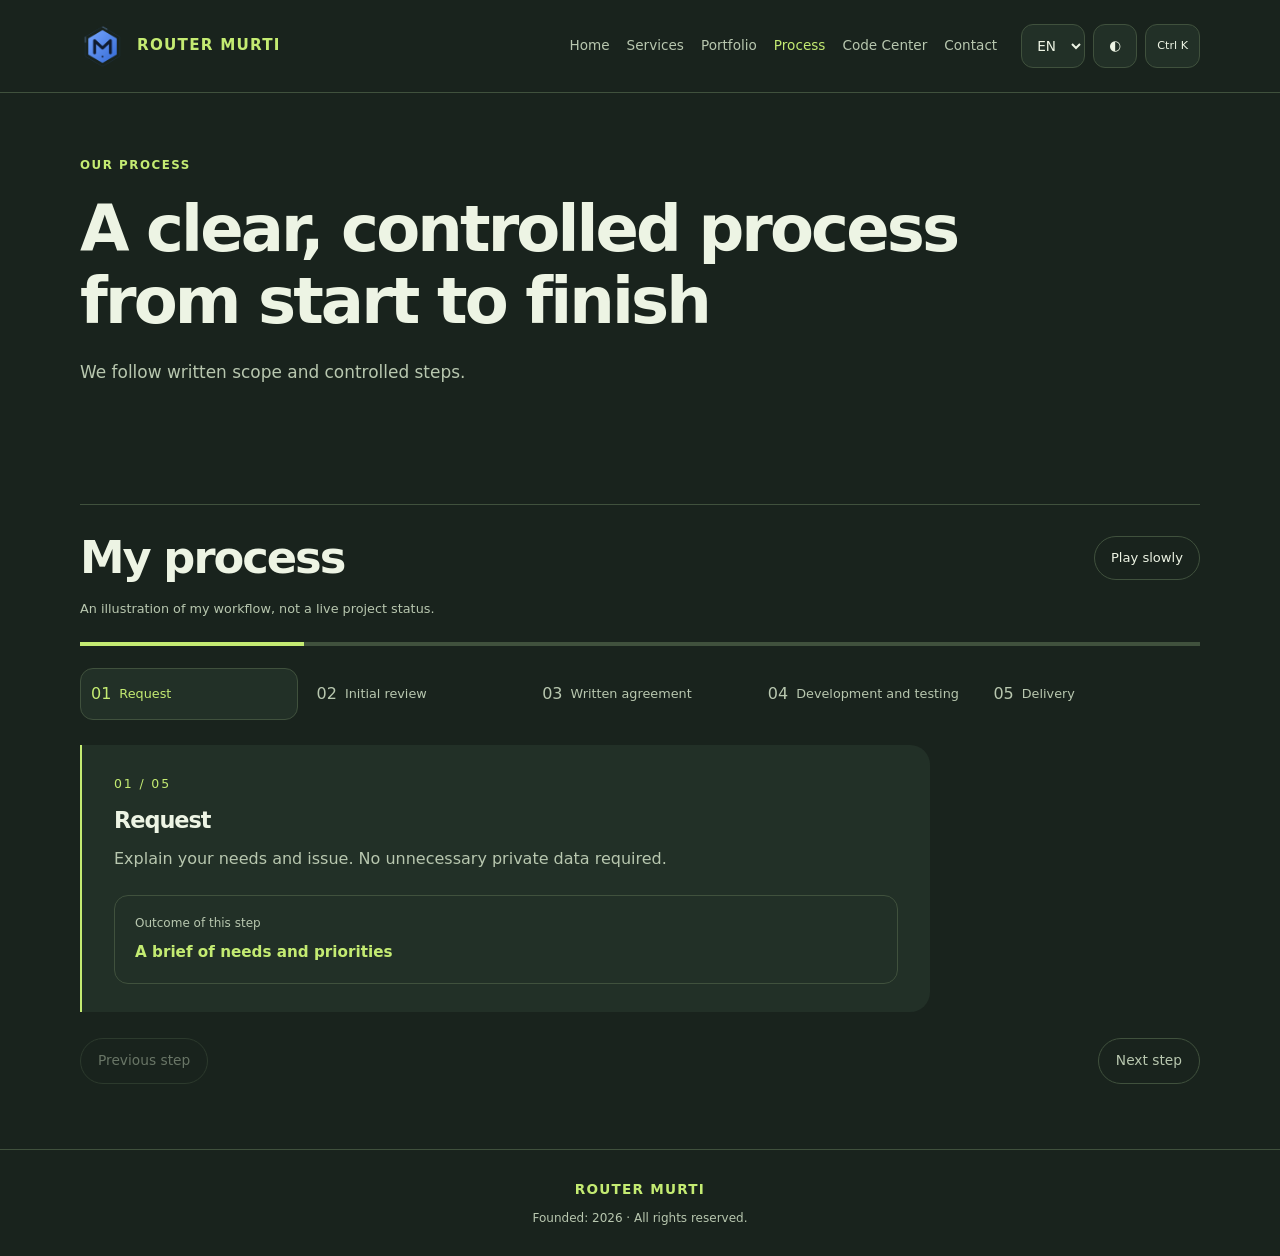
<file: process.html>
<!DOCTYPE html>
<html lang="tr"><head><meta charset="utf-8"/><meta content="width=device-width,initial-scale=1" name="viewport"/><meta content="İhtiyacın belirlenmesinden teknik değerlendirmeye, yazılı mutabakattan geliştirme ve teslime kadar çalışma sürecimin beş adımını inceleyin." name="description"/><title>Router Murti | Çalışma sürecim</title><link href="assets/router-murti-logo.png" rel="icon" type="image/png"/><meta content="#19231D" name="theme-color"/><link href="assets/style.css?v=studio-interactive-20261022" rel="stylesheet"/><meta http-equiv="Content-Security-Policy" content="default-src 'self'; script-src 'self'; style-src 'self'; img-src 'self' data:; font-src 'self'; connect-src 'none'; object-src 'none'; base-uri 'none'; form-action 'self'"></head><body data-page="process.html"><header class="site-header"><div class="wrap nav"><a class="brand" href="index.html" aria-label="Router Murti"><img src="assets/router-murti-logo.png" width="45" height="49" alt=""><span class="brand-name">ROUTER MURTI</span></a><nav id="main-nav" class="main-nav" aria-label="Menü"><a href="index.html"><span data-i18n="Ana Sayfa">Ana sayfa</span></a><a href="services.html"><span data-i18n="Hizmetler">Hizmetler</span></a><a href="portfolio.html"><span data-i18n="Portföy">Portföy</span></a><a href="process.html" aria-current="page"><span data-i18n="Süreç">Süreç</span></a><a href="code-center.html"><span data-i18n="Kod Merkezi">Kod merkezi</span></a><a href="contact.html"><span data-i18n="İletişim">İletişim</span></a></nav><div class="tools"><select id="lang" data-aria="langLabel" aria-label="Dil seçimi"><option value="tr">TR</option><option value="en">EN</option><option value="de">DE</option><option value="es">ES</option></select><button type="button" class="theme-toggle" id="theme" data-aria="themeLabel" aria-label="Tema">◐</button><button type="button" class="rm-kbtn" data-command-open data-aria="commandLabel">Ctrl K</button></div><button type="button" class="menu-toggle" aria-controls="main-nav" aria-expanded="false" data-menu data-aria="menuLabel"><span data-i18n="menu">Menü</span></button></div></header><main class="wrap"><section class="hero"><p class="eyebrow"><span data-i18n="v3.process">Çalışma sürecim</span></p><h1 data-i18n="processHero">İlk görüşmeden teslim aşamasına kadar açık bir süreç</h1><p class="muted lead"><span data-i18n="v3.procb">Talebinizi ilk görüşmeden teslim aşamasına kadar doğrudan ben takip ediyorum. İhtiyaçlarınızı dinliyor, yapılabilirliği değerlendiriyor ve üzerinde anlaştığımız kapsamı yazılı olarak belirliyorum. Aşağıdaki beş adım genel çalışma biçimimi anlatır; belirli bir projenin anlık ilerleme durumunu göstermez.</span></p></section><section class="section process" data-process><div class="process-head"><h2 data-i18n="processTitle">Çalışma sürecim</h2><button class="quiet-button" type="button" data-play><span data-i18n="play">Yavaşça oynat</span></button></div><p data-i18n="processNote" class="process-note">Genel çalışma akışı örneğidir; güncel bir projenin ilerlemesini göstermez.</p><progress class="process-progress" value="1" max="5" data-aria="progress"></progress><ol class="process-steps"><li><button type="button" data-step="0" aria-pressed="true" aria-controls="process-panel-0"><span>01</span><span data-i18n="v3.st1">İhtiyacın belirlenmesi</span></button></li><li><button type="button" data-step="1" aria-pressed="false" aria-controls="process-panel-1"><span>02</span><span data-i18n="v3.st2">Teknik ön değerlendirme</span></button></li><li><button type="button" data-step="2" aria-pressed="false" aria-controls="process-panel-2"><span>03</span><span data-i18n="v3.st3">Yazılı mutabakat</span></button></li><li><button type="button" data-step="3" aria-pressed="false" aria-controls="process-panel-3"><span>04</span><span data-i18n="v3.st4">Geliştirme ve test</span></button></li><li><button type="button" data-step="4" aria-pressed="false" aria-controls="process-panel-4"><span>05</span><span data-i18n="v3.st5">Teslim ve devir</span></button></li></ol><div class="process-panel" id="process-panel-0"><span class="studio-step" aria-hidden="true">01 / 05</span><h3 data-i18n="v3.st1">İhtiyacın belirlenmesi</h3><p data-i18n="v3.sd1">Önce mevcut durumu, çözmek istediğiniz sorunu ve beklediğiniz sonucu sizden dinliyorum. Kullanılacak cihazları, mevcut uygulamaları ve işin önceliklerini sizinle birlikte belirliyorum. Bu aşamada şifre veya özel müşteri kaydı paylaşmanız gerekmez; örnekler gerekiyorsa kişisel verilerden arındırılmış içerik kullanmanızı isterim.</p><div class="step-output"><small data-i18n="x.output">Bu adımın çıktısı</small><strong data-i18n="x.output0">İhtiyaç özeti ve öncelik listesi</strong></div></div><div class="process-panel" id="process-panel-1" hidden><span class="studio-step" aria-hidden="true">02 / 05</span><h3 data-i18n="v3.st2">Teknik ön değerlendirme</h3><p data-i18n="v3.sd2">Talebin teknik olarak nasıl karşılanabileceğini, mevcut sistemle uyumunu ve olası sınırlamaları inceliyorum. Ek araç, cihaz bağlantısı veya dış hizmet gerekip gerekmediğini değerlendirip seçenekleri açıklıyorum. Yapılabilirlik ve kapsam netleşmeden kesin ücret ya da teslim tarihi vermiyorum.</p><div class="step-output"><small data-i18n="x.output">Bu adımın çıktısı</small><strong data-i18n="x.output1">Uygulanabilir seçenekler ve teknik sınırlamalar</strong></div></div><div class="process-panel" id="process-panel-2" hidden><span class="studio-step" aria-hidden="true">03 / 05</span><h3 data-i18n="v3.st3">Yazılı mutabakat</h3><p data-i18n="v3.sd3">Yapılacak işleri, kapsam dışında kalan talepleri, ücreti ve öngörülen takvimi sizinle birlikte yazılı olarak netleştiriyorum. Revizyon sınırlarını, sizden beklenen bilgi ve erişimleri, teslim biçimini ve sorumlulukları da bu aşamada sizinle netleştiriyorum. Geliştirmeye, bu koşullar üzerinde karşılıklı olarak anlaştıktan sonra başlıyorum.</p><div class="step-output"><small data-i18n="x.output">Bu adımın çıktısı</small><strong data-i18n="x.output2">Yazılı kapsam, ücret ve öngörülen takvim</strong></div></div><div class="process-panel" id="process-panel-3" hidden><span class="studio-step" aria-hidden="true">04 / 05</span><h3 data-i18n="v3.st4">Geliştirme ve test</h3><p data-i18n="v3.sd4">Üzerinde anlaştığımız özellikleri belirlenen iş planına göre geliştiriyorum. İşin kapsamına uygun işlevsellik ve güvenlik kontrollerini yapıyor, web arayüzlerini farklı ekran boyutlarında inceliyorum. Yaptığım kontrolleri ve sınayamadığım noktaları açıkça belirtiyor; kapsam değişikliği gerekirse önce sizinle görüşüyorum.</p><div class="step-output"><small data-i18n="x.output">Bu adımın çıktısı</small><strong data-i18n="x.output3">Geliştirilen özellikler ve kontrol notları</strong></div></div><div class="process-panel" id="process-panel-4" hidden><span class="studio-step" aria-hidden="true">05 / 05</span><h3 data-i18n="v3.st5">Teslim ve devir</h3><p data-i18n="v3.sd5">Teslim öncesinde tamamlanan işleri, kullanım biçimini ve bilinen sınırlamaları sizinle birlikte gözden geçiriyorum. Anlaşmaya dâhil olan dosyaları, erişimleri ve kullanım bilgilerini kararlaştırılan biçimde devrediyorum. Teslim sonrasındaki destek veya ek geliştirme taleplerinin kapsamını ve koşullarını sizinle ayrıca netleştiriyorum.</p><div class="step-output"><small data-i18n="x.output">Bu adımın çıktısı</small><strong data-i18n="x.output4">Kararlaştırılan dosyalar ve kullanım bilgileri</strong></div></div><div class="process-controls"><button type="button" class="studio-chip" data-process-move="-1" disabled><span data-i18n="x.previous">Önceki adım</span></button><button type="button" class="studio-chip" data-process-move="1"><span data-i18n="x.next">Sonraki adım</span></button></div></section></main><footer class="site-footer"><div class="wrap"><strong>ROUTER MURTI</strong><small data-i18n="v3.since">Kuruluş: 2026 · Tüm hakları saklıdır.</small></div></footer><script defer src="assets/content.js?v=telegram-20261022"></script><script defer src="assets/app.js?v=studio-20261022"></script><script defer src="assets/interactions.js?v=studio-interactive-20261022"></script></body></html>
</file>
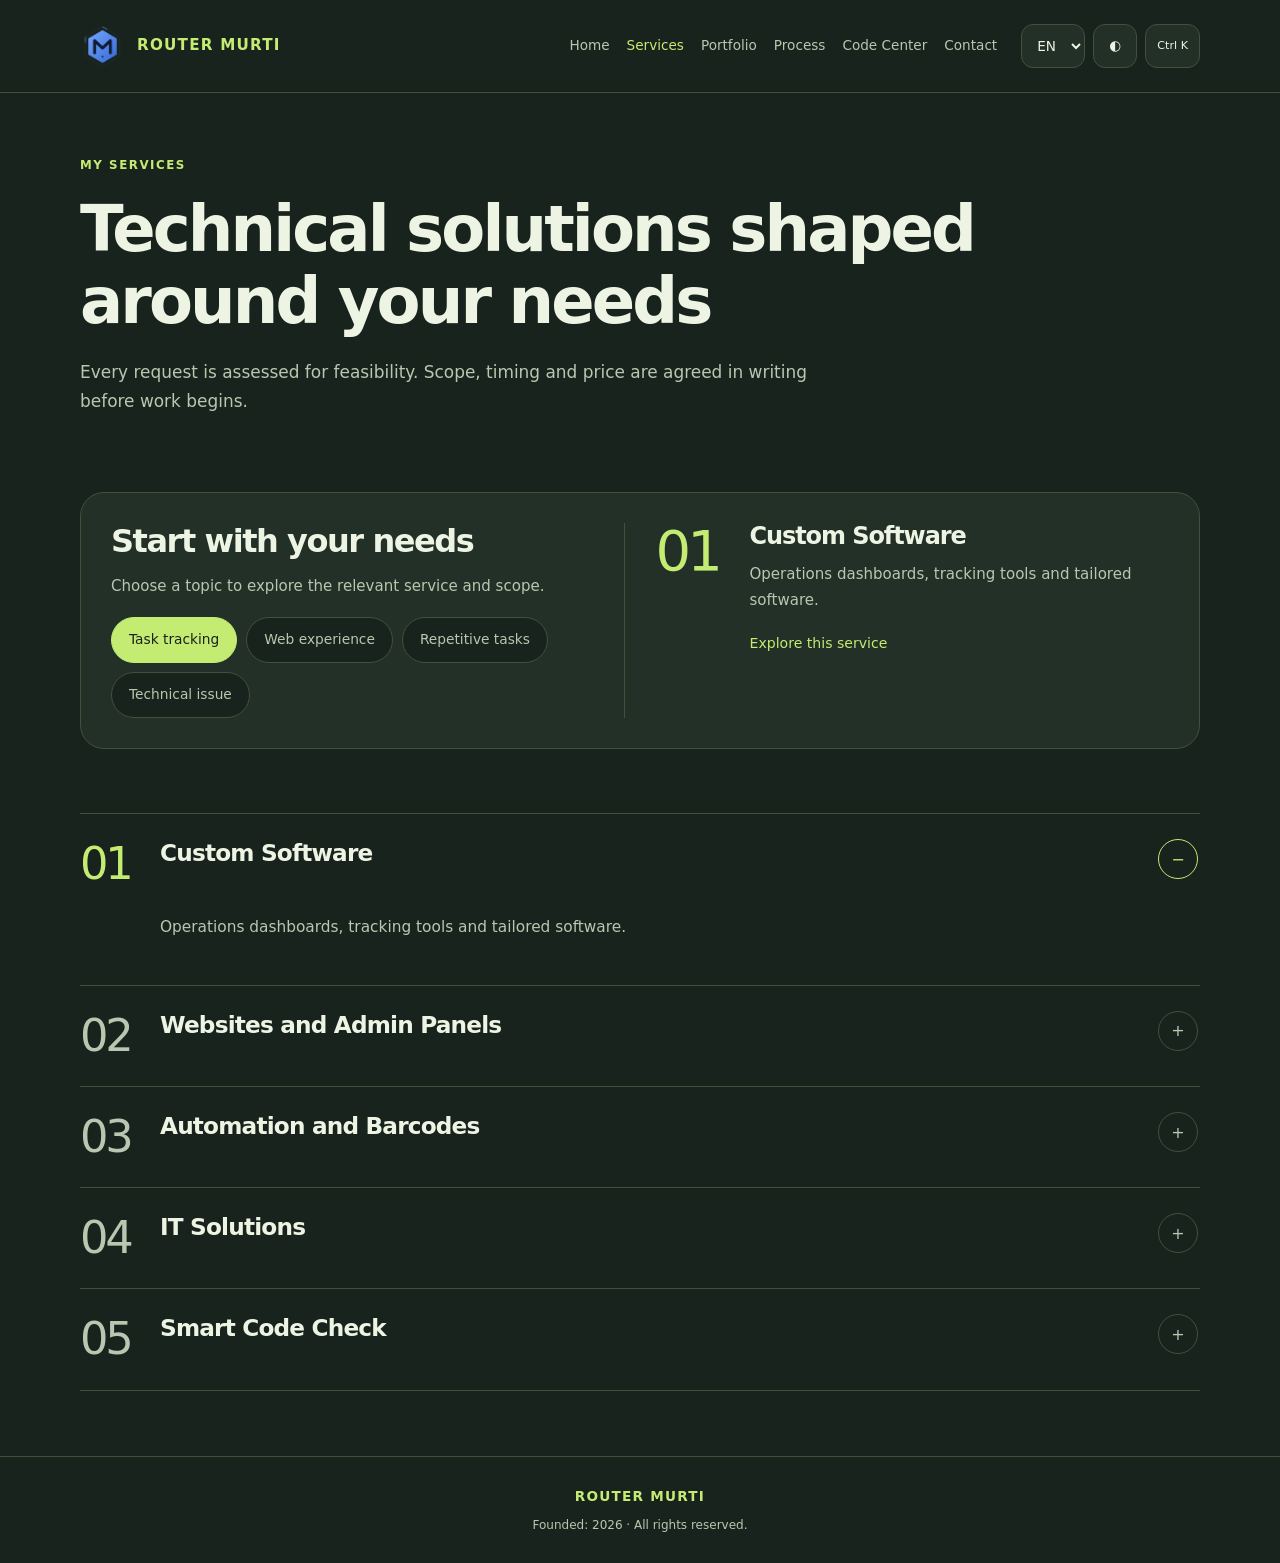
<file: services.html>
<!DOCTYPE html>
<html lang="tr"><head><meta charset="utf-8"/><meta content="width=device-width,initial-scale=1" name="viewport"/><meta content="Özel yazılım, web siteleri, yönetim panelleri, otomasyon ve BT desteği kapsamımı inceleyin. Her talebi ihtiyacınıza ve teknik koşullara göre değerlendiriyorum." name="description"/><title>Router Murti | Hizmetler</title><link href="assets/router-murti-logo.png" rel="icon" type="image/png"/><meta content="#19231D" name="theme-color"/><link href="assets/style.css?v=studio-interactive-20261022" rel="stylesheet"/><meta http-equiv="Content-Security-Policy" content="default-src 'self'; script-src 'self'; style-src 'self'; img-src 'self' data:; font-src 'self'; connect-src 'none'; object-src 'none'; base-uri 'none'; form-action 'self'"></head><body data-page="services.html"><header class="site-header"><div class="wrap nav"><a class="brand" href="index.html" aria-label="Router Murti"><img src="assets/router-murti-logo.png" width="45" height="49" alt=""><span class="brand-name">ROUTER MURTI</span></a><nav id="main-nav" class="main-nav" aria-label="Menü"><a href="index.html"><span data-i18n="Ana Sayfa">Ana sayfa</span></a><a href="services.html" aria-current="page"><span data-i18n="Hizmetler">Hizmetler</span></a><a href="portfolio.html"><span data-i18n="Portföy">Portföy</span></a><a href="process.html"><span data-i18n="Süreç">Süreç</span></a><a href="code-center.html"><span data-i18n="Kod Merkezi">Kod merkezi</span></a><a href="contact.html"><span data-i18n="İletişim">İletişim</span></a></nav><div class="tools"><select id="lang" data-aria="langLabel" aria-label="Dil seçimi"><option value="tr">TR</option><option value="en">EN</option><option value="de">DE</option><option value="es">ES</option></select><button type="button" class="theme-toggle" id="theme" data-aria="themeLabel" aria-label="Tema">◐</button><button type="button" class="rm-kbtn" data-command-open data-aria="commandLabel">Ctrl K</button></div><button type="button" class="menu-toggle" aria-controls="main-nav" aria-expanded="false" data-menu data-aria="menuLabel"><span data-i18n="menu">Menü</span></button></div></header><main class="wrap"><section class="hero"><p class="eyebrow" data-i18n="servicesTitle">Çalışma alanım</p><h1 data-i18n="servicesHero">İhtiyacınıza uygun yazılım ve teknik destek</h1><p class="muted lead" data-i18n="servicesDesc">Her talebi, mevcut koşullarınızı ve beklediğiniz sonucu anlayarak değerlendiriyorum. Aşağıdaki başlıklar çalışma alanımı özetler; uygulanacak çözümün ayrıntıları projenize göre değişir. Kapsamı, öngörülen süreyi, ücreti ve teslim koşullarını işe başlamadan önce sizinle yazılı olarak netleştiriyorum.</p></section><section class="studio-panel service-picker" aria-labelledby="explore-title"><h2 data-i18n="x.explore" id="explore-title">İhtiyacınızdan başlayalım</h2><p data-i18n="x.exploreNote" class="muted">Bir konu seçin; ilgili çalışma alanını ve kapsamını birlikte inceleyelim.</p><div class="studio-chips" role="group" aria-labelledby="explore-title"><button type="button" class="studio-chip" data-service="0" aria-pressed="true" aria-controls="service-insight"><span data-i18n="x.need0">İş takibi</span></button><button type="button" class="studio-chip" data-service="1" aria-pressed="false" aria-controls="service-insight"><span data-i18n="x.need1">Web deneyimi</span></button><button type="button" class="studio-chip" data-service="2" aria-pressed="false" aria-controls="service-insight"><span data-i18n="x.need2">Tekrarlayan işler</span></button><button type="button" class="studio-chip" data-service="3" aria-pressed="false" aria-controls="service-insight"><span data-i18n="x.need3">Teknik sorun</span></button></div><div id="service-insight" class="service-insight" role="status" aria-live="polite"><span class="studio-index" aria-hidden="true">01</span><div><h3 data-service-title>Özel yazılım</h3><p data-service-copy class="muted"></p><a class="entry-link" href="#service-1" data-service-link><span data-i18n="x.scopeLink">Çalışma alanını incele</span></a></div></div></section><section class="section"><div class="directory service-directory" data-accordion="services"><details id="service-1" open><summary class="entry-heading"><span class="entry-number">01</span><span class="entry-title"><span data-i18n="v3.s1">Özel yazılım</span></span><span class="entry-toggle" aria-hidden="true"><span class="entry-plus">+</span><span class="entry-minus">−</span></span></summary><div class="entry-body"><p><span data-i18n="v3.s1b">İş takibi, kayıt yönetimi ve günlük işlemler için ihtiyaca uygun uygulamalar geliştiriyorum. Mevcut iş akışınızı birlikte değerlendiriyor; hangi verilerin tutulacağını, kimlerin hangi ekranları kullanacağını ve beklenen çıktıları belirliyorum. Uygulanacak özellikleri işe başlamadan önce yazılı olarak netleştiriyorum.</span></p></div></details><details id="service-2"><summary class="entry-heading"><span class="entry-number">02</span><span class="entry-title"><span data-i18n="v3.s2">Web siteleri ve yönetim panelleri</span></span><span class="entry-toggle" aria-hidden="true"><span class="entry-plus">+</span><span class="entry-minus">−</span></span></summary><div class="entry-body"><p><span data-i18n="v3.s2b">İşletmenizi veya projenizi anlatan web siteleri ve içeriklerinizi yönetmenizi sağlayan paneller üzerinde çalışıyorum. Sayfa yapısını, gezinmeyi, form alanlarını ve mobil görünümü kullanım amacına göre planlıyorum. Gerekli yönetim özelliklerini, kullanılacak altyapıyı ve teslim kapsamını ön değerlendirmede birlikte belirliyorum.</span></p></div></details><details id="service-3"><summary class="entry-heading"><span class="entry-number">03</span><span class="entry-title"><span data-i18n="v3.s3">Otomasyon ve barkod sistemleri</span></span><span class="entry-toggle" aria-hidden="true"><span class="entry-plus">+</span><span class="entry-minus">−</span></span></summary><div class="entry-body"><p><span data-i18n="v3.s3b">Tekrarlanan kayıt, veri işleme ve barkod işlemlerini düzenleyen çözümler geliştiriyorum. Verinin sisteme nasıl gireceğini, hangi adımlardan geçeceğini ve nasıl bir çıktı üretileceğini iş akışınıza göre değerlendiriyorum. Cihaz bağlantısı veya mevcut bir sisteme uyarlama gerekiyorsa teknik koşulları ayrıca inceliyorum.</span></p></div></details><details id="service-4"><summary class="entry-heading"><span class="entry-number">04</span><span class="entry-title"><span data-i18n="v3.s4">BT çözümleri ve teknik destek</span></span><span class="entry-toggle" aria-hidden="true"><span class="entry-plus">+</span><span class="entry-minus">−</span></span></summary><div class="entry-body"><p><span data-i18n="v3.s4b">Bilgisayar, yazılım ve günlük BT kullanımında karşılaşılan sorunları inceliyor; uygulanabilir çözüm seçeneklerini açıklıyorum. Uzaktan değerlendirilebilen işlemlerle yerinde müdahale gerektiren durumları ayırıyorum. Destek kapsamını, erişim ihtiyacını ve işlemlerin sınırlarını başlamadan önce sizinle netleştiriyorum.</span></p></div></details><details id="service-5"><summary class="entry-heading"><span class="entry-number">05</span><span class="entry-title">Smart Code Check</span><span class="entry-toggle" aria-hidden="true"><span class="entry-plus">+</span><span class="entry-minus">−</span></span></summary><div class="entry-body"><p><span data-i18n="v3.p6">Smart Code Check, HTML ve CSS içeriğini çalıştırmadan bazı yapısal sorunları ve hassas bilgi belirtilerini arayan bir ön kontrol aracıdır. İşlemler tarayıcı içinde yapılır; araç, kesin hata tespiti veya kapsamlı bir güvenlik denetimi sağlamaz. Geliştirmeyi sürdürdüğüm bu sürümü kod merkezinde deneyebilirsiniz.</span></p><a class="entry-link" href="code-center.html"><span data-i18n="v3.check">Ön kontrol aracını aç →</span></a></div></details></div></section></main><footer class="site-footer"><div class="wrap"><strong>ROUTER MURTI</strong><small data-i18n="v3.since">Kuruluş: 2026 · Tüm hakları saklıdır.</small></div></footer><script defer src="assets/content.js?v=telegram-20261022"></script><script defer src="assets/app.js?v=studio-20261022"></script><script defer src="assets/interactions.js?v=studio-interactive-20261022"></script></body></html>
</file>
<file: assets/style.css>
/* Router Murti · forest & lime · shared responsive design */
:root{color-scheme:dark;--bg:#19231D;--panel:#223027;--ink:#EDF4E4;--muted:#B8C7AF;--line:#40513D;--accent:#C4EB72;--on-accent:#19231D;--glow:rgba(196,235,114,.13)}
:root[data-theme=light]{color-scheme:light;--bg:#F1F5E9;--panel:#FFFFFF;--ink:#19231D;--muted:#4E6047;--line:#CDD8BE;--accent:#45631C;--on-accent:#FFFFFF;--glow:rgba(69,99,28,.1)}
*{box-sizing:border-box}html{scroll-behavior:smooth;scroll-padding-top:110px}body{margin:0;background:var(--bg);color:var(--ink);font:16px/1.7 system-ui,-apple-system,BlinkMacSystemFont,"Segoe UI",sans-serif}a{color:var(--accent);text-underline-offset:5px}button,input,textarea,select{font:inherit}button,a,input,select,textarea,summary{touch-action:manipulation}button,summary{cursor:pointer}button:disabled{cursor:not-allowed;opacity:.5}button{color:var(--ink)}:focus-visible{outline:3px solid var(--accent);outline-offset:4px}[hidden]{display:none!important}.wrap{width:min(1120px,calc(100% - 48px));margin-inline:auto}h1,h2,h3,p{overflow-wrap:anywhere}h1,h2,h3{line-height:1.13;font-weight:650;letter-spacing:-.045em}h1{font-size:clamp(2rem,5vw,4.1rem);margin:12px 0 20px;max-width:900px}h2{font-size:clamp(1.75rem,3.5vw,3.1rem);margin:0 0 22px}h3{font-size:1.5rem;margin:0 0 12px}p{margin:0 0 18px}.muted,.lead{color:var(--muted)}.lead{font-size:1.06rem;max-width:770px}.eyebrow{color:var(--accent);font-size:.74rem;letter-spacing:.13em;text-transform:uppercase;font-weight:650}.hero{padding:62px 0 35px}.section{margin:64px 0}.section-head{display:flex;justify-content:space-between;gap:24px;align-items:center;margin-bottom:22px}.section-head h2{margin:0}.section-note{font-size:.66rem;letter-spacing:.14em;color:var(--muted);max-width:175px}.sr-only{position:absolute;width:1px;height:1px;padding:0;overflow:hidden;clip:rect(0,0,0,0);white-space:nowrap;border:0}
/* Header and compact navigation */
.site-header{position:sticky;top:0;z-index:20;background:var(--bg);border-bottom:1px solid var(--line)}.nav{display:flex;align-items:center;gap:24px;min-height:92px;flex-wrap:wrap;padding:15px 0}.brand{display:inline-flex;align-items:center;gap:12px;text-decoration:none;color:var(--accent);white-space:nowrap}.brand img{width:45px;height:49px;object-fit:contain}.brand-name{font-size:.95rem;font-weight:800;letter-spacing:.08em}.main-nav{display:flex;align-items:center;justify-content:center;gap:17px;margin-left:auto}.main-nav a{font-size:.85rem;text-decoration:none;color:var(--muted)}.main-nav a[aria-current=page]{color:var(--accent)}.tools{display:flex;align-items:center;gap:8px}.tools select,.tools button,.menu-toggle{min-height:44px;border:1px solid var(--line);border-radius:12px;background:var(--panel);color:var(--ink);padding:8px 11px;font-size:.85rem}.tools select{max-width:76px}.menu-toggle{display:none}.icon{width:18px;height:18px;display:block}.theme-toggle{width:44px;display:grid;place-items:center}.rm-kbtn{font-size:.7rem!important}.main-nav.is-open{display:flex}
/* Analyst-first homepage */
.engine-hero{padding:46px 0 8px;max-width:900px;margin-inline:auto}.engine-top{display:grid;grid-template-columns:minmax(0,1fr) 108px;gap:26px;align-items:center}.engine-top h1{font-size:clamp(2.2rem,5vw,4.2rem);margin-bottom:14px}.engine-top .eyebrow{margin-bottom:7px}.engine-intro{max-width:700px;color:var(--muted);font-size:1rem;margin:0 0 20px}.hero-request{display:inline-block;font-size:.85rem;margin:0 0 22px}.coin-wrap{perspective:750px;width:108px;height:108px}.v3-coin{width:100%;height:100%;position:relative;transform-style:preserve-3d;animation:coin-turn 11s linear infinite}.v3-face{position:absolute;inset:0;border-radius:50%;background:var(--panel);display:grid;place-items:center;backface-visibility:hidden;border:1px solid var(--line)}.v3-face img{width:75%;height:75%;object-fit:contain}.v3-face.back{transform:rotateY(180deg)}.v3-face.back img{width:91%;height:91%}.created-by{text-align:center;color:var(--muted);font-size:.74rem;letter-spacing:.06em;margin:16px 0 0}.rm-check-hero{max-width:850px}.rm-check-logo{width:80px;height:80px;object-fit:contain;float:right;margin:0 0 15px 20px}
.rm-check-panel{padding:26px;border:1px solid var(--line);border-radius:24px;background:var(--panel);max-width:900px;margin-inline:auto}.rm-tabs{padding:0 0 15px;border:0;border-bottom:1px solid var(--line);display:flex;gap:8px;flex-wrap:wrap;margin:0 0 18px;min-width:0}.rm-tabs legend{font-size:.8rem;color:var(--muted);margin-bottom:10px}.rm-tabs label{display:flex;align-items:center;justify-content:center;gap:7px;flex:1 1 130px;min-height:44px;font-size:.86rem;border-radius:10px;background:var(--bg);padding:8px 10px}.rm-tabs label:has(input:checked){color:var(--accent);box-shadow:inset 0 -2px var(--accent)}input[type=radio],input[type=checkbox]{accent-color:var(--accent);width:18px;height:18px;flex-shrink:0}.rm-code-head{display:flex;align-items:center;justify-content:space-between;gap:14px;margin-bottom:10px}.rm-code-head label{margin:0}.rm-check-panel label:not(.rm-tabs label){font-size:.86rem}.rm-check-panel input[type=url],.rm-check-panel input[type=file],.rm-check-panel select,.rm-check-panel textarea,.project-form input:not([type=checkbox]),.project-form select,.project-form textarea{max-width:100%;border:1px solid var(--line);border-radius:12px;background:var(--bg);color:var(--ink);padding:11px 13px;font-size:16px;min-height:44px}.rm-check-panel textarea,.project-form textarea{display:block;width:100%;resize:vertical}.rm-check-panel textarea{font-family:ui-monospace,SFMono-Regular,monospace;min-height:125px;margin-top:8px}.rm-check-panel #rmProblem{min-height:80px}.rm-check-panel #rmUrl,.rm-check-panel #rmFile{display:block;width:100%;margin-top:10px}.rm-check-panel .muted{font-size:.8rem;margin-top:10px}.engine-options{border-block:1px solid var(--line);margin:16px 0}.engine-options summary{min-height:48px;display:flex;align-items:center;justify-content:space-between;font-size:.82rem;color:var(--muted)}.engine-options>div{padding-bottom:12px}.rm-consent{display:flex;align-items:flex-start;gap:10px;margin:17px 0;line-height:1.6}.rm-consent input{margin-top:4px}.rm-analyze-btn,.primary,.btn{display:inline-flex;justify-content:center;align-items:center;gap:10px;min-height:48px;border:0;border-radius:13px;padding:12px 19px;background:var(--accent);color:var(--on-accent);text-decoration:none;font-weight:650}.rm-analyze-btn{width:100%}.sample-button{border:0;background:transparent;color:var(--accent);padding:7px 0;min-height:44px;font-size:.8rem}.engine-safe{display:flex;align-items:center;justify-content:center;gap:8px;font-size:.74rem;color:var(--muted);margin:14px 0 0}.result{margin-top:22px;border-top:1px solid var(--line);padding-top:20px}.result h2{font-size:1.3rem}.result p,.result label{font-size:.86rem;color:var(--muted)}.result label{display:flex;align-items:flex-start;gap:9px}.rm-report-metric{font-size:1.6rem;color:var(--accent);margin:18px 0}.rm-report-actions{margin-top:16px}.rm-report-actions a{display:inline-flex;min-height:44px;align-items:center}.is-disabled{opacity:.45;pointer-events:none}.rm-hint{font-size:.76rem;color:var(--muted)}
/* Numbered service and project directories */
.directory{border-bottom:1px solid var(--line)}.directory details{border-top:1px solid var(--line)}summary{list-style:none}summary::-webkit-details-marker{display:none}.directory summary{display:grid;grid-template-columns:60px minmax(0,1fr) 42px;gap:20px;align-items:start;padding:25px 0}.entry-number{font-size:2.8rem;line-height:1.12;font-weight:500;letter-spacing:-.07em;color:var(--muted)}details[open]>.entry-heading .entry-number{color:var(--accent)}.entry-title{display:block;font-size:1.65rem;line-height:1.2;font-weight:650;letter-spacing:-.035em;color:var(--ink);overflow-wrap:anywhere}.entry-subtitle{display:block;font-size:.92rem;line-height:1.65;margin-top:8px;color:var(--muted)}.entry-toggle{width:40px;height:40px;border-radius:50%;border:1px solid var(--line);display:grid;place-items:center;color:var(--muted)}details[open]>.entry-heading .entry-toggle{border-color:var(--accent);color:var(--accent)}.entry-minus{display:none}details[open]>.entry-heading .entry-minus{display:block}details[open]>.entry-heading .entry-plus{display:none}.entry-body{padding:0 62px 25px 80px}.entry-body p{color:var(--muted);font-size:.96rem;line-height:1.8;max-width:820px}.entry-status{display:block;color:var(--muted);font-size:.75rem;margin-bottom:14px}.entry-link{display:inline-flex;gap:8px;align-items:center;min-height:44px;font-size:.88rem;text-decoration:none}.project-art{display:block;width:100%;aspect-ratio:731/258;object-fit:cover;border:1px solid var(--line);border-radius:17px;margin-bottom:20px}.service-directory .entry-title{font-size:1.45rem}.service-directory .entry-body{padding-top:0}.service-directory .entry-subtitle{display:none}
/* Slow, manual-first workflow */
.process{border-top:1px solid var(--line);padding-top:28px}.process-head{display:flex;justify-content:space-between;align-items:center;gap:18px;flex-wrap:wrap}.process-head h2{margin:0}.quiet-button{display:inline-flex;align-items:center;justify-content:center;gap:8px;min-height:44px;border:1px solid var(--line);border-radius:99px;padding:8px 16px;background:transparent;color:var(--ink);font-size:.82rem}.process-note{font-size:.8rem;color:var(--muted);margin-top:15px}.process-progress{width:100%;height:4px;display:block;border:0;appearance:none;background:var(--line);margin:22px 0}.process-progress::-webkit-progress-bar{background:var(--line)}.process-progress::-webkit-progress-value{background:var(--accent);transition:width 1.2s ease}.process-progress::-moz-progress-bar{background:var(--accent)}.process-steps{display:grid;grid-template-columns:repeat(5,minmax(0,1fr));gap:8px;list-style:none;margin:0;padding:0}.process-steps button{width:100%;display:flex;gap:8px;align-items:center;min-height:52px;text-align:left;background:transparent;border:1px solid transparent;border-radius:13px;padding:10px;color:var(--muted);font-size:.8rem}.process-steps button[aria-pressed=true]{color:var(--accent);background:var(--panel);border-color:var(--line)}.process-steps span:first-child{font-size:1rem}.process-panel{margin-top:25px;padding-left:20px;border-left:2px solid var(--accent);min-height:165px}.process-panel h3{font-size:1.4rem}.process-panel p{color:var(--muted);max-width:850px}
/* Honest supporter counter */
.founders{padding:30px 0;border-block:1px solid var(--line)}.founder-top{display:flex;align-items:center;gap:35px;justify-content:space-between}.founder-top>div:first-child{max-width:730px}.founder-top h2{margin:7px 0 14px}.founder-top p{color:var(--muted)}.founder-counter{white-space:nowrap;min-width:170px;text-align:center}.founder-counter strong{font-size:2.8rem;font-weight:500;letter-spacing:-.05em;color:var(--accent);display:block}.founder-counter small{font-size:.85rem;color:var(--muted);white-space:normal;display:block}.founder-slots{display:grid;grid-template-columns:repeat(10,minmax(0,1fr));gap:12px;margin:24px 0}.founder-slot{border:1px dashed var(--line);border-radius:14px;aspect-ratio:1;display:grid;place-items:center;font-size:.8rem;color:var(--muted)}.founder-note{font-size:.8rem;color:var(--muted);margin:0}
/* Direct contact */
.contact-main{max-width:760px}.contact-main>.hero{text-align:center}.contact-main .lead{margin-inline:auto}.contact-heading{display:flex;align-items:center;justify-content:space-between;gap:15px;margin:25px 0 0}.contact-heading h2{font-size:1.4rem;margin:0}.contact-help{width:44px;height:44px;display:grid;place-items:center;border:1px solid var(--line);border-radius:50%;background:transparent}.contact-info{background:var(--panel);border:1px solid var(--line);border-radius:15px;padding:20px;margin:16px 0;color:var(--muted);font-size:.9rem}.project-form{padding:28px;background:var(--panel);border:1px solid var(--line);border-radius:24px}.project-form label:not(.checkline){display:block;margin:18px 0 7px;font-size:.9rem}.project-form label:first-child{margin-top:0}.project-form input:not([type=checkbox]),.project-form select,.project-form textarea{width:100%;display:block}.project-form textarea{min-height:145px;font-family:inherit}.checkline{display:flex;gap:10px;align-items:flex-start;font-size:.85rem;margin:22px 0 12px}.checkline input{margin-top:5px}.project-form p{font-size:.8rem;color:var(--muted)}.project-form .primary{width:100%}.contact-channels{margin:35px 0}.contact-channels h2{font-size:1.5rem}.contact-channel{display:flex;justify-content:space-between;gap:15px;align-items:center;flex-wrap:wrap;padding:17px 0;border-top:1px solid var(--line)}.contact-channel small{font-size:.8rem;color:var(--muted)}.footer-contact{text-align:center;margin:55px 0 0}.footer-contact a{font-size:1rem}.site-footer{margin-top:65px;padding:28px 0;border-top:1px solid var(--line);text-align:center}.site-footer strong{display:block;color:var(--accent);font-size:.85rem;letter-spacing:.09em}.site-footer small{display:block;font-size:.75rem;color:var(--muted);margin-top:7px}
/* Keyboard command menu */
.command-dialog{width:min(550px,calc(100% - 32px));max-height:75dvh;border:1px solid var(--line);border-radius:20px;padding:18px;background:var(--panel);color:var(--ink)}.command-dialog::backdrop{background:rgba(0,0,0,.6)}.command-head{display:flex;align-items:center;gap:12px}.command-head input{min-width:0;flex:1;padding:12px;border:1px solid var(--line);border-radius:10px;background:var(--bg);color:var(--ink);font-size:16px}.command-close{min-width:44px;min-height:44px;border:1px solid var(--line);border-radius:10px;background:var(--bg);color:var(--ink)}.command-items{display:grid;gap:4px;margin-top:14px}.command-items button{min-height:44px;text-align:left;border:0;border-radius:10px;padding:10px 12px;background:transparent;color:var(--ink)}.command-items button[aria-selected=true]{background:var(--glow);color:var(--accent)}.command-note{font-size:.72rem;color:var(--muted);margin:14px 0 0}
img[src="assets/router-murti-logo.png"]{animation:logo-color 18s ease-in-out infinite}@keyframes logo-color{0%,100%{filter:hue-rotate(0deg) saturate(1) brightness(1)}50%{filter:hue-rotate(-140deg) saturate(.6) brightness(1.55)}}@keyframes coin-turn{0%,40%{transform:rotateY(0)}50%,90%{transform:rotateY(180deg)}100%{transform:rotateY(360deg)}}
@media(max-width:1050px){.main-nav{order:4;width:100%;margin:0;padding:12px 0 2px;justify-content:flex-start;gap:16px;border-top:1px solid var(--line);display:none}.tools{margin-left:auto}.menu-toggle{display:inline-flex;order:3}.main-nav a{min-height:44px;display:flex;align-items:center}.nav{gap:12px}.rm-kbtn{display:none}}
@media(max-width:700px){.wrap{width:calc(100% - 36px)}.nav{min-height:78px}.brand{gap:7px}.brand img{width:33px;height:37px}.brand-name{font-size:.76rem;letter-spacing:.055em}.tools{gap:6px}.tools select{padding:7px;max-width:62px}.menu-toggle{font-size:.75rem;padding:8px}.hero{padding:36px 0 22px}h1{font-size:2.25rem}.section{margin:42px 0}.section-head{gap:14px}.section-note{font-size:.57rem;max-width:105px}.section-head h2{font-size:2.3rem}.engine-hero{padding-top:28px}.engine-top{grid-template-columns:minmax(0,1fr) 72px;gap:14px}.engine-top h1{font-size:2.35rem;max-width:260px}.coin-wrap{width:72px;height:72px}.engine-intro{font-size:.88rem;line-height:1.7}.engine-hero .hero-request{font-size:.8rem;margin-bottom:17px}.rm-check-panel{padding:18px;border-radius:20px}.rm-tabs{gap:5px}.rm-tabs label{flex:1 1 76px;padding:8px 5px;font-size:.73rem;gap:4px}.rm-tabs input{width:15px;height:15px}.rm-code-head select{font-size:.88rem;padding:7px 10px}.rm-check-panel textarea{min-height:105px}.rm-consent{font-size:.76rem!important}.directory summary{grid-template-columns:40px minmax(0,1fr) 34px;gap:12px;padding:22px 0}.entry-number{font-size:2.25rem}.entry-title{font-size:1.38rem}.entry-subtitle{font-size:.8rem}.entry-toggle{width:33px;height:33px}.entry-body{padding:0 0 22px}.entry-body p{font-size:.88rem;line-height:1.8}.service-directory .entry-title{font-size:1.2rem}.project-art{border-radius:14px}.process-steps{grid-template-columns:repeat(2,minmax(0,1fr));gap:5px}.process-panel{padding-left:16px;min-height:230px}.process-panel h3{font-size:1.2rem}.process-panel p{font-size:.9rem}.process-note{font-size:.75rem}.founder-top{flex-direction:column;gap:10px;align-items:flex-start}.founder-counter{text-align:left}.founder-counter strong{font-size:2.5rem}.founder-slots{grid-template-columns:repeat(5,minmax(0,1fr));gap:8px}.founder-note{font-size:.76rem}.founder-top p{font-size:.9rem}.project-form{padding:20px}.contact-main>.hero{text-align:left}.contact-heading h2{font-size:1.25rem}.site-footer{margin-top:42px}.contact-channel{align-items:flex-start}.rm-check-logo{width:65px;height:65px}}
@media(max-width:370px){.wrap{width:calc(100% - 28px)}.brand-name{font-size:.67rem}.brand img{width:28px;height:32px}.nav{gap:8px}.tools select{max-width:54px}.theme-toggle{width:39px}.tools button{padding:7px}.menu-toggle{padding:8px}.engine-top h1{font-size:2rem}.engine-top{grid-template-columns:minmax(0,1fr) 62px}.coin-wrap{width:62px;height:62px}.entry-title{font-size:1.22rem}.directory summary{grid-template-columns:34px minmax(0,1fr) 30px;gap:9px}.entry-number{font-size:2rem}.entry-toggle{width:30px;height:30px}}
.project-art{height:auto}
/* Keep the first analysis action within a typical phone screen. */
@media(max-width:700px){.rm-tabs legend{position:absolute;width:1px;height:1px;overflow:hidden;clip:rect(0,0,0,0);white-space:nowrap}.rm-check-panel #rmCode{height:106px;min-height:106px}.engine-options{margin:10px 0}.engine-options summary{min-height:42px}.engine-hero .engine-intro{margin-bottom:13px}.engine-hero .hero-request{margin-bottom:14px}}
@media(prefers-reduced-motion:reduce){html{scroll-behavior:auto}*,*:before,*:after{animation:none!important;transition:none!important}}
/* Page-specific interactive experiences; original forest & lime tokens. */
.studio-panel{padding:30px;border:1px solid var(--line);border-radius:24px;background:var(--panel);margin:24px 0 42px}.studio-panel h2{font-size:clamp(1.4rem,3vw,2rem);margin-bottom:14px}.studio-panel p{font-size:.94rem}.studio-chips{display:flex;gap:9px;flex-wrap:wrap}.studio-chip{min-height:46px;padding:10px 17px;border:1px solid var(--line);border-radius:99px;background:var(--bg);color:var(--muted);font-size:.86rem;transition:background .2s,color .2s,transform .2s}.studio-chip:hover{border-color:var(--accent);color:var(--ink);transform:translateY(-2px)}.studio-chip[aria-pressed=true]{background:var(--accent);color:var(--on-accent);border-color:var(--accent)}.service-insight{display:grid;grid-template-columns:70px minmax(0,1fr);gap:24px;margin-top:28px;border-top:1px solid var(--line);padding-top:26px}.studio-index{color:var(--accent);font-size:3.5rem;line-height:1;letter-spacing:-.07em}.service-insight h3{font-size:1.5rem}.service-insight p{margin-bottom:8px}.service-insight.is-changing{animation:insight-in .35s ease}.project-tools{margin-bottom:28px}.filter-count{font-size:.78rem;color:var(--muted);margin:12px 0 0}.project-directory details:not([hidden]){animation:insight-in .3s ease}.studio-step{display:block;font-size:.78rem;letter-spacing:.15em;color:var(--accent);margin-bottom:14px}.step-output{display:grid;gap:7px;padding:17px 20px;border:1px solid var(--line);border-radius:14px;background:var(--panel);margin-top:22px}.step-output small{color:var(--muted);font-size:.75rem}.step-output strong{font-weight:550;font-size:.95rem;color:var(--accent)}.process-controls{display:flex;gap:12px;justify-content:space-between;margin-top:26px}.process-panel:not([hidden]){animation:insight-in .45s ease}.brief-guide{margin-bottom:28px}.brief-guide p{margin-bottom:0}.brief-meter{margin:25px 0;padding:20px 0;border-block:1px solid var(--line)}.brief-meter h3{font-size:1rem;letter-spacing:0}.brief-meter ul{list-style:none;padding:0;margin:12px 0;display:grid;gap:10px}.brief-meter li{display:flex;gap:10px;align-items:center;color:var(--muted);font-size:.8rem}.brief-indicator{width:9px;height:9px;border-radius:50%;border:1px solid var(--muted);flex:none}.brief-meter li[data-ready=true]{color:var(--accent)}.brief-meter li[data-ready=true] .brief-indicator{background:var(--accent);border-color:var(--accent)}.brief-meter p{margin:12px 0 0}.example-lab{margin-top:14px}.engine-faq{max-width:900px;margin-inline:auto}.engine-faq h2{font-size:1.7rem}.engine-faq details{border-top:1px solid var(--line);padding:18px 0}.engine-faq summary{font-weight:600;min-height:44px;display:flex;align-items:center}.engine-faq p{color:var(--muted);font-size:.92rem;max-width:760px}.directory details:target{scroll-margin-top:130px}.studio-panel:focus-within{border-color:var(--muted)}@keyframes insight-in{from{opacity:.35;transform:translateY(8px)}to{opacity:1;transform:translateY(0)}}
@media(min-width:900px){body[data-page="services.html"] .service-picker{display:grid;grid-template-columns:1fr 1.15fr;column-gap:40px}.service-picker>h2,.service-picker>p,.service-picker>.studio-chips{grid-column:1}.service-picker>.service-insight{grid-column:2;grid-row:1/4;border-top:0;border-left:1px solid var(--line);padding:0 0 0 30px;margin:0}.service-picker>.studio-chips{align-content:start}body[data-page="process.html"] .process-panel{max-width:850px;padding:28px 32px;background:var(--panel);border-radius:0 20px 20px 0}.engine-faq{padding-bottom:25px}}
@media(max-width:700px){.studio-panel{padding:22px;margin:15px 0 30px;border-radius:20px}.studio-panel p{font-size:.86rem}.studio-chip{font-size:.78rem;padding:10px 13px}.service-insight{grid-template-columns:44px minmax(0,1fr);gap:14px;padding-top:22px;margin-top:22px}.studio-index{font-size:2.6rem}.service-insight h3{font-size:1.25rem}.service-insight p{font-size:.86rem;line-height:1.8}.process-controls .studio-chip{max-width:48%}.step-output{padding:16px}.example-lab .studio-chips{gap:8px}.project-tools .studio-chips{gap:7px}.project-tools .studio-chip{font-size:.75rem}.engine-faq p{font-size:.86rem}}
@media(prefers-reduced-motion:reduce){.studio-chip,.project-directory details:not([hidden]),.service-insight.is-changing,.process-panel:not([hidden]){animation:none;transition:none;transform:none}}

/* First 50 partners: compact edge drawer */
.founders-dock{position:fixed;right:0;top:42%;z-index:18;color:var(--ink)}.founders-dock>summary{display:flex;align-items:center;gap:9px;writing-mode:vertical-rl;transform:rotate(180deg);padding:14px 10px;border:1px solid var(--line);border-right:0;border-radius:16px 0 0 16px;background:var(--panel);box-shadow:0 12px 28px rgba(0,0,0,.2);font-size:.72rem;letter-spacing:.04em}.founders-dock>summary strong{color:var(--accent);font-size:.8rem}.founders-dock-dot{width:8px;height:8px;border-radius:50%;background:var(--accent);box-shadow:0 0 0 5px var(--glow);flex:none}.founders-dock-panel{position:absolute;right:0;top:0;bottom:auto;width:min(320px,calc(100vw - 32px));padding:22px;border:1px solid var(--line);border-radius:18px 0 0 18px;background:var(--panel);box-shadow:0 18px 48px rgba(0,0,0,.25);animation:founders-dock-in .25s ease}.founders-dock-panel h2{font-size:1.35rem;margin:5px 0 8px}.founders-dock-panel p{font-size:.78rem;color:var(--muted);margin-bottom:10px}.founders-dock-kicker{text-transform:uppercase;letter-spacing:.12em;color:var(--accent)!important;font-size:.64rem!important}.founders-dock-count{display:flex;align-items:baseline;gap:3px;margin:14px 0;color:var(--muted)}.founders-dock-count strong{font-size:2.8rem;line-height:1;color:var(--accent);font-weight:500}.founders-dock-slots{display:grid;grid-template-columns:repeat(5,1fr);gap:6px;margin:15px 0 18px}.founders-dock-slots span{display:grid;place-items:center;min-height:30px;border:1px dashed var(--line);border-radius:8px;color:var(--muted);font-size:.67rem}.founders-dock-panel>a{font-size:.8rem;color:var(--accent)}@keyframes founders-dock-in{from{opacity:0;transform:translateY(8px)}to{opacity:1;transform:translateY(0)}}@media(max-width:700px){.founders-dock{top:auto;bottom:18px}.founders-dock>summary{writing-mode:horizontal-tb;transform:none;border-right:1px solid var(--line);border-radius:99px;padding:12px 15px}.founders-dock-panel{top:auto;bottom:calc(100% + 10px);right:10px;border-radius:18px;max-height:calc(100vh - 32px);overflow:auto}.founders-dock>summary strong{margin-left:auto}}@media(prefers-reduced-motion:reduce){.founders-dock-panel{animation:none}}
.founders-dock-message{font-size:.78rem!important;line-height:1.65;color:var(--ink)!important;margin:14px 0!important}.founders-dock-message::first-letter{color:var(--accent)}
.founders-dock-panel>a{position:relative;display:flex;align-items:center;justify-content:center;min-height:48px;margin-top:14px;padding:11px 14px;overflow:hidden;border:1px solid var(--accent);border-radius:12px;background:var(--accent);color:var(--on-accent);font-size:.78rem;font-weight:750;line-height:1.35;text-align:center;text-decoration:none;box-shadow:0 0 0 0 rgba(196,235,114,.42);animation:founders-cta-pulse 3.8s ease-in-out infinite}.founders-dock-panel>a::after{content:"";position:absolute;inset:0;width:34%;background:linear-gradient(105deg,transparent,rgba(255,255,255,.55),transparent);transform:translateX(-180%) skewX(-18deg);animation:founders-cta-shine 5.5s ease-in-out infinite}.founders-dock-panel>a:hover{filter:brightness(1.08);transform:translateY(-1px)}@keyframes founders-cta-pulse{0%,100%{box-shadow:0 0 0 0 rgba(196,235,114,0)}45%{box-shadow:0 0 0 7px rgba(196,235,114,.12)}60%{box-shadow:0 0 0 0 rgba(196,235,114,0)}}@keyframes founders-cta-shine{0%,58%{transform:translateX(-180%) skewX(-18deg)}78%,100%{transform:translateX(420%) skewX(-18deg)}}@media(prefers-reduced-motion:reduce){.founders-dock-panel>a{animation:none}.founders-dock-panel>a::after{animation:none;display:none}}
</file>
